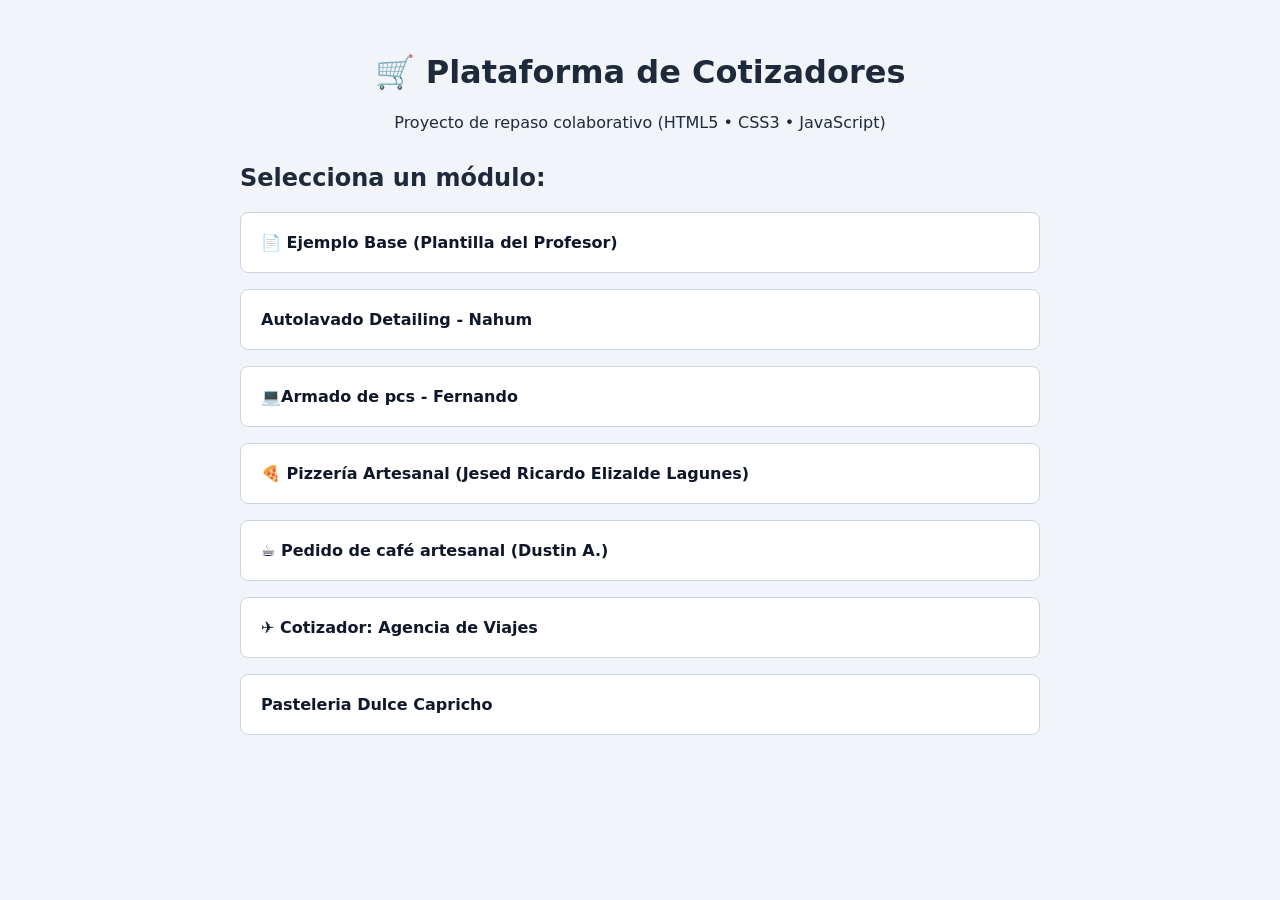
<file: index.html>
<!DOCTYPE html>
<html lang="es">
<head>
  <meta charset="UTF-8">
  <meta name="viewport" content="width=device-width, initial-scale=1.0">
  <title>Cotizadores Colaborativos - Repaso Final</title>
  <style>
    body {
      font-family: system-ui, -apple-system, sans-serif;
      background-color: #f1f5f9;
      color: #1e293b;
      max-width: 800px;
      margin: 0 auto;
      padding: 2rem 1rem;
    }
    header {
      text-align: center;
      margin-bottom: 2rem;
    }
    .menu-equipos {
      list-style: none;
      padding: 0;
      display: flex;
      flex-direction: column;
      gap: 1rem;
    }
    .menu-equipos a {
      display: block;
      background: white;
      padding: 1.25rem;
      border-radius: 8px;
      text-decoration: none;
      color: #0f172a;
      font-weight: 600;
      border: 1px solid #cbd5e1;
      transition: transform 0.2s, border-color 0.2s;
    }
    .menu-equipos a:hover {
      transform: translateX(6px);
      border-color: #2563eb;
      color: #2563eb;
    }
  </style>
</head>
<body>

  <header>
    <h1>🛒 Plataforma de Cotizadores</h1>
    <p>Proyecto de repaso colaborativo (HTML5 • CSS3 • JavaScript)</p>
  </header>

  <main>
    <h2>Selecciona un módulo:</h2>
    
    <!-- =================================================================
         INSTRUCCIONES PARA LOS EQUIPOS (SESIÓN 2):
         Agrega un <li> con el enlace a tu archivo dentro de esta lista.
         Ejemplo: <li><a href="equipo1-pizza.html">🍕 Equipo 1: Pizzería</a></li>
    ================================================================== -->
    <ul class="menu-equipos">
      <li><a href="plantilla.html">📄 Ejemplo Base (Plantilla del Profesor)</a></li>
      <!-- ⬇️ AGREGUEN SUS ENLACES DEBAJO DE ESTA LÍNEA ⬇️ -->
      <li><a href="nahum-autolavado.html">Autolavado Detailing - Nahum</a></li>
      <li><a href="armadopcs-fernando.html">💻Armado de pcs - Fernando</a></li>
      <li>
        <a href="jesed-elizalde-pizzeria.html">
          🍕 Pizzería Artesanal (Jesed Ricardo Elizalde Lagunes)
        </a>
      </li>
      <li>
        <a href="Dustin-Cafeteria.html">
          ☕ Pedido de café artesanal (Dustin A.)
        </a>
      </li>

      <li><a href="gilberto-agencia.html">✈️ Cotizador: Agencia de Viajes</a></li>

       <li><a href="italy-pasteleria.html">Pasteleria Dulce Capricho </a></li>
      <!-- ⬆️ AGREGUEN SUS ENLACES ARRIBA DE ESTA LÍNEA ⬆️ -->
    </ul>
  </main>

</body>
</html>
</file>
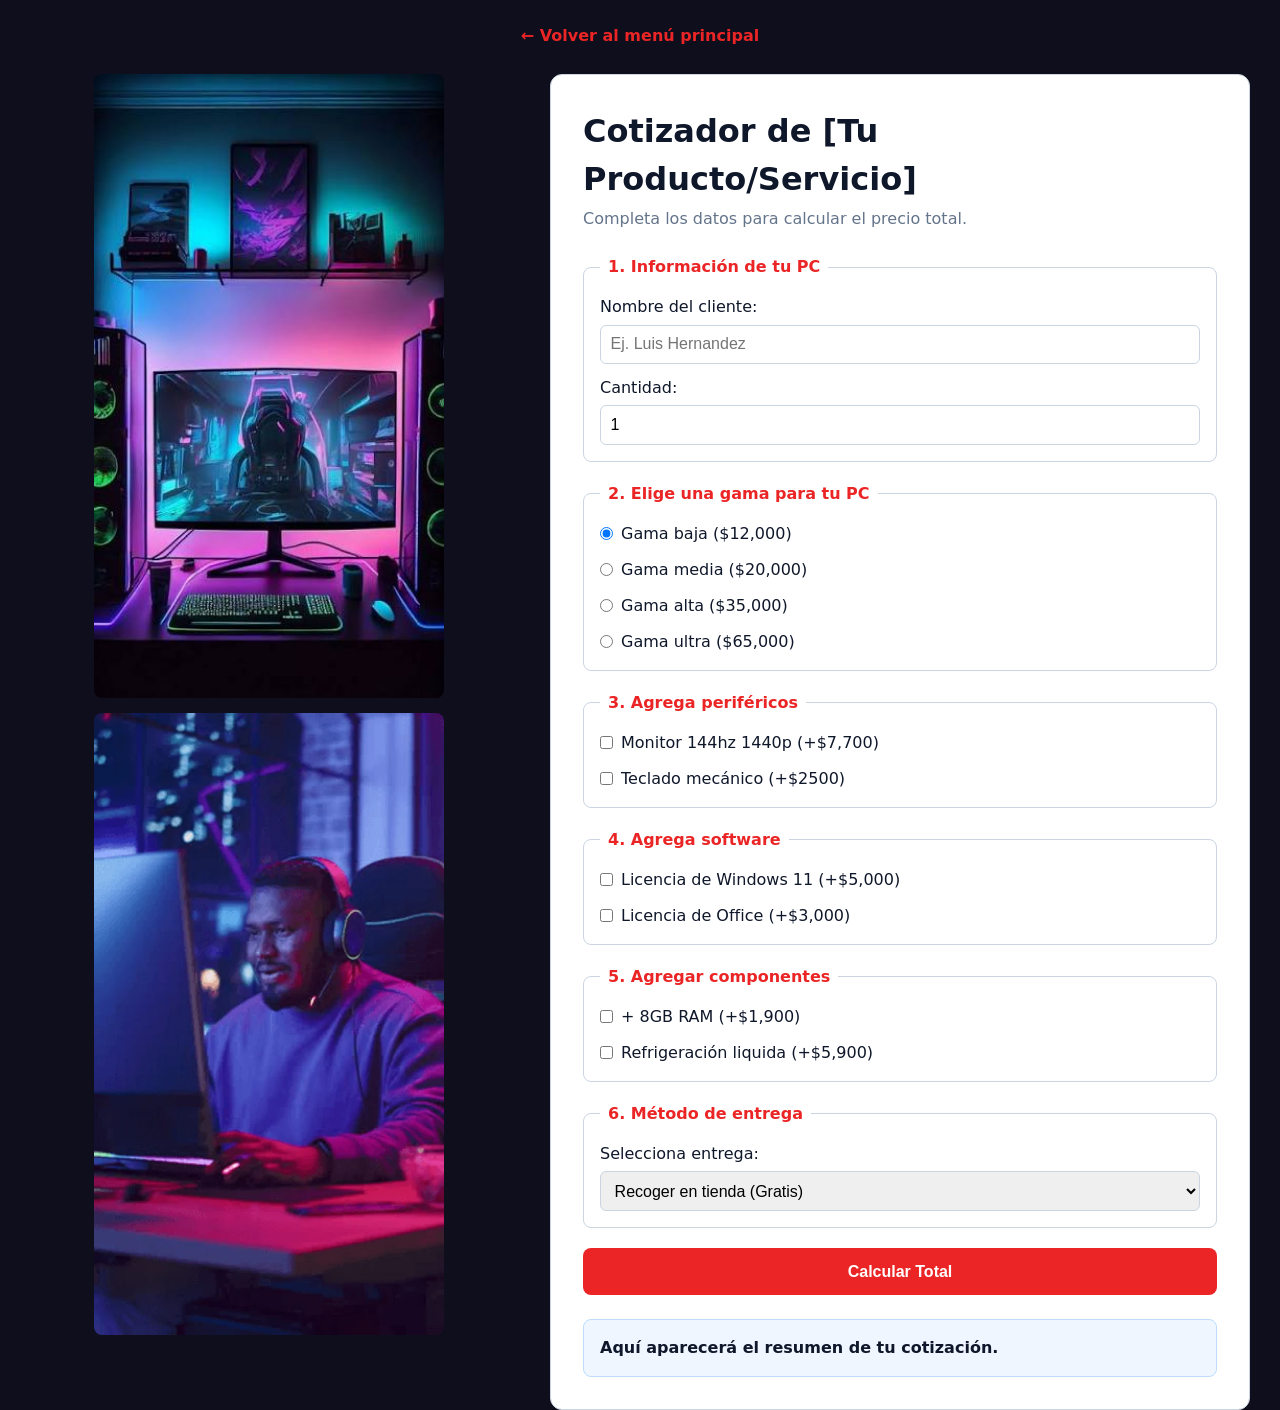
<file: armadopcs-fernando.html>
<!DOCTYPE html>
<html lang="es">
<head>
  <meta charset="UTF-8">
  <meta name="viewport" content="width=device-width, initial-scale=1.0">
  <title>Cotizador-Armado de PCs</title>

  <!-- SPRINT 2 (Lunes): Cambia "plantilla.css" por el nombre de tu archivo CSS (ej. equipo1.css) -->
  <link rel="stylesheet" href="fernando-armadopcs.css">
</head>
<body>

  <nav class="barra-volver">
    <a href="index.html">← Volver al menú principal</a>
  </nav> 

  <div class="maincontenedor">
  <div class="imagenes">
      <img src="IMG-armadopcs/pcgamer.jpg" alt="pcgamer">
      <img src="IMG-armadopcs/pcgamer2.webp" alt="pcgamer">
  </div>

  <main class="contenedor">
    <h1>Cotizador de [Tu Producto/Servicio]</h1>
    <p>Completa los datos para calcular el precio total.</p>

    <!-- =================================================================
         SPRINT 1 (Jueves y Viernes): FORMULARIO HTML5
         Requisitos:
         1. Usar <fieldset> y <legend> para agrupar secciones.
         2. Vincular cada <label for="id"> con su <input id="id">.
         3. Incluir: number, radio, checkbox y select.
    ================================================================== -->
    <form id="formularioCotizador">

      <!-- SECCIÓN 1: Datos básicos y cantidad -->
      <fieldset class="grupo-campos">
        <legend>1. Información de tu PC</legend>

        <div class="campo">
          <label for="nombreCliente">Nombre del cliente:</label>
          <input type="text" id="nombreCliente" placeholder="Ej. Luis Hernandez" required>
        </div>

        <div class="campo">
          <label for="cantidad">Cantidad:</label>
          <input type="number" id="cantidad" value="1" min="1" max="50" required>
        </div>
      </fieldset>

      <!-- SECCIÓN 2: Opciones excluyentes (Radio) -->
      <fieldset class="grupo-campos">
        <legend>2. Elige una gama para tu PC</legend>
        
        <label class="opcion-linea">
          <input type="radio" name="planBase" id="planBasico" value="12,000" checked>
          Gama baja ($12,000)
        </label>

        <label class="opcion-linea">
          <input type="radio" name="planBase" id="planPremium" value="20,000">
          Gama media ($20,000)
        </label>

        <label class="opcion-linea">
          <input type="radio" name="planBase" id="planPro" value="35,000">
          Gama alta ($35,000)
        </label>
        
        <label class="opcion-linea">
          <input type="radio" name="planBase" id="planUltra" value="65,000">
          Gama ultra ($65,000)
        </label>

      </fieldset>

      <!-- SECCIÓN 3: Extras opcionales (Checkbox) -->
      <fieldset class="grupo-campos">
        <legend>3. Agrega periféricos</legend>

        <label class="opcion-linea">
          <input type="checkbox" id="monitor144" value="7700">
          Monitor 144hz 1440p (+$7,700)
        </label>

        <label class="opcion-linea">
          <input type="checkbox" id="tecladomec" value="2500">
          Teclado mecánico (+$2500)
        </label>
      </fieldset>

      <fieldset class="grupo-campos">
        <legend>4. Agrega software</legend>

        <label class="opcion-linea">
          <input type="checkbox" id="win11" value="5000">
          Licencia de Windows 11 (+$5,000)
        </label>

        <label class="opcion-linea">
          <input type="checkbox" id="office" value="3000">
          Licencia de Office (+$3,000)
        </label>
      </fieldset>

      <fieldset class="grupo-campos">
        <legend>5. Agregar componentes</legend>

        <label class="opcion-linea">
          <input type="checkbox" id="+RAM" value="1900">
          + 8GB RAM (+$1,900)
        </label>

        <label class="opcion-linea">
          <input type="checkbox" id="refliquida" value="5900">
          Refrigeración liquida (+$5,900)
        </label>
      </fieldset>
      <!-- SECCIÓN 4: Lista desplegable (Select) -->
      <fieldset class="grupo-campos">
        <legend>6. Método de entrega</legend>
        
        <div class="campo">
          <label for="tipoEntrega">Selecciona entrega:</label>
          <select id="tipoEntrega">
            <option value="tienda">Recoger en tienda (Gratis)</option>
            <option value="domicilio">Envío a domicilio (+$250)</option>
          </select>
        </div>
      </fieldset>

      <!-- Botón type="button" para que JS lo controle sin recargar la página -->
      <button type="button" id="btnCalcular" class="btn-principal">Calcular Total</button>

    </form>

    <!-- Caja donde JavaScript mostrará el resultado en el Sprint 3 -->
    <div id="cajaResultado" class="resultado">
      Aquí aparecerá el resumen de tu cotización.
    </div>
  </main>
  </div>

  <!-- SPRINT 3 (Jueves 2): Cambia "plantilla.js" por el nombre de tu archivo JS (ej. equipo1.js) -->
  <script src="plantilla.js"></script>
</body>
</html>
</file>
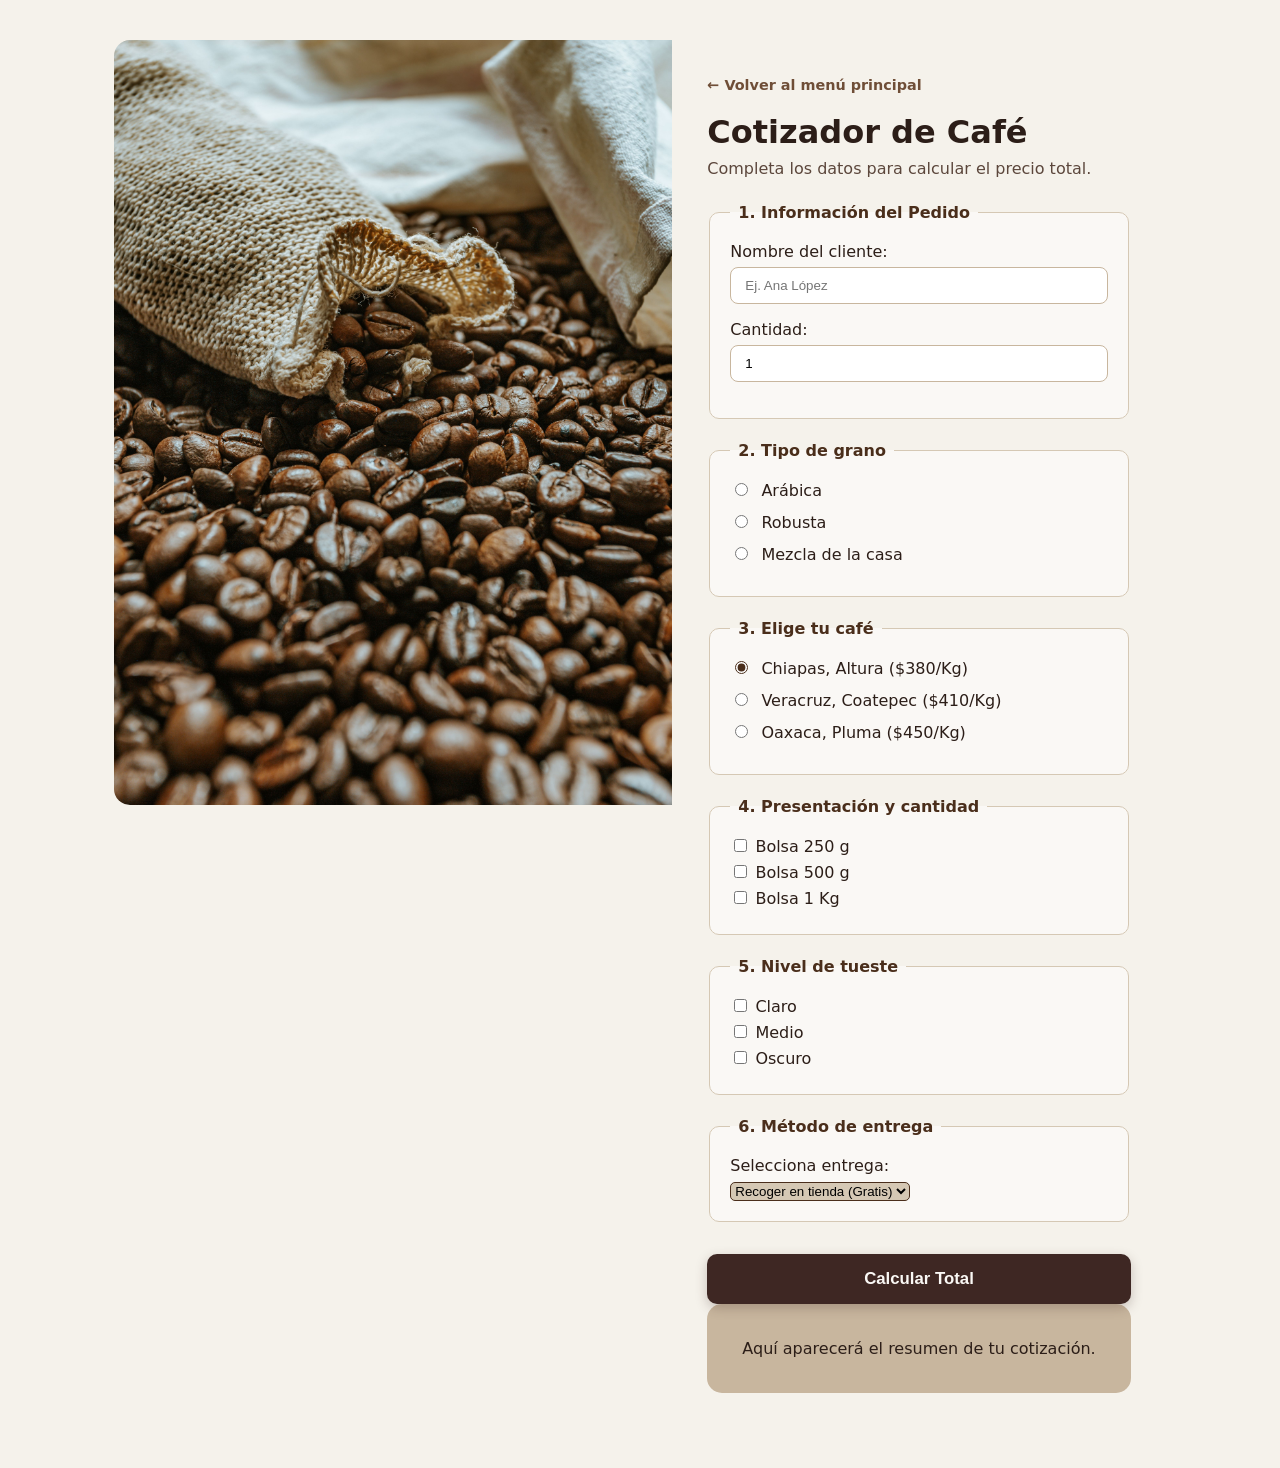
<file: Dustin-Cafeteria.html>
<!DOCTYPE html>
<html lang="es">
<head>
  <meta charset="UTF-8">
  <meta name="viewport" content="width=device-width, initial-scale=1.0">
  <title>Cotizador - Café especialidad</title>
  
  <!-- SPRINT 2 (Lunes): Cambia "plantilla.css" por el nombre de tu archivo CSS (ej. equipo1.css) -->
  <link rel="stylesheet" href="Dustin-Cafeteria.css">
</head>
<body>
  <div class="columna-imagen">
  <img src="IMG-CAFETERIA/pexels-shotbyrain-4912405.jpg">
  </div>


  <main class="contenedor">

    <nav class="barra-volver">
    <a href="index.html">← Volver al menú principal</a>
  </nav>

    <h1>Cotizador de Café </h1>
    <p>Completa los datos para calcular el precio total.</p>

    <!-- =================================================================
         SPRINT 1 (Jueves y Viernes): FORMULARIO HTML5
         Requisitos:
         1. Usar <fieldset> y <legend> para agrupar secciones.
         2. Vincular cada <label for="id"> con su <input id="id">.
         3. Incluir: number, radio, checkbox y select.
    ================================================================== -->
    <form id="formularioCotizador">

    <fieldset class="grupo-campos">
        <legend>1. Información del Pedido</legend>

        <div class="campo">
          <label for="nombreCliente">Nombre del cliente:</label>
          <input type="text" id="nombreCliente" placeholder="Ej. Ana López" required>
        </div>

        <div class="campo">
          <label for="cantidad">Cantidad:</label>
          <input type="number" id="cantidad" value="1" min="1" max="6" required>
        </div>
      </fieldset>

      <!-- SECCIÓN 1: Datos básicos y cantidad -->
      <fieldset class="grupo-campos">
        <legend>2. Tipo de grano</legend>
                
        <label class="opcion-linea">
          <input type="radio" name="planBase" id="planBasico" value="100" checked>
          Arábica
        </label>
                        
        <label class="opcion-linea">
          <input type="radio" name="planBase" id="planBasico" value="100" checked>
          Robusta 
        </label>
                                
        <label class="opcion-linea">
          <input type="radio" name="planBase" id="planBasico" value="100" checked>
          Mezcla de la casa 
        </label>
      </fieldset>

      <!-- SECCIÓN 2: Opciones excluyentes (Radio) -->
      <fieldset class="grupo-campos">
        <legend>3. Elige tu café</legend>
        
        <label class="opcion-linea">
          <input type="radio" name="planBase" id="planBasico" value="100" checked>
          Chiapas, Altura ($380/Kg)
        </label>

        <label class="opcion-linea">
          <input type="radio" name="planBase" id="planPremium" value="200">
          Veracruz, Coatepec ($410/Kg)
        </label>
        
        <label class="opcion-linea">
          <input type="radio" name="planBase" id="planPremium" value="200">
          Oaxaca, Pluma ($450/Kg)
        </label>
      </fieldset>

      <!-- SECCIÓN 3: Extras opcionales (Checkbox) -->
      <fieldset class="grupo-campos">
        <legend>4. Presentación y cantidad</legend>

        <label class="opcion-linea">
          <input type="checkbox" id="extra1" value="30">
          Bolsa 250 g
        </label>

        <label class="opcion-linea">
          <input type="checkbox" id="extra2" value="50">
          Bolsa 500 g
        </label>
        
        <label class="opcion-linea">
          <input type="checkbox" id="extra2" value="50">
          Bolsa 1 Kg
        </label>
      </fieldset>

         <fieldset class="grupo-campos">
        <legend>5. Nivel de tueste</legend>

        <label class="opcion-linea">
          <input type="checkbox" id="extra1" value="30">
          Claro
        </label>

        <label class="opcion-linea">
          <input type="checkbox" id="extra2" value="50">
          Medio
        </label>
        
        <label class="opcion-linea">
          <input type="checkbox" id="extra2" value="50">
          Oscuro
        </label>
      </fieldset>

      <!-- SECCIÓN 4: Lista desplegable (Select) -->
      <fieldset class="grupo-campos">
        <legend>6. Método de entrega</legend>
        
        <div class="campo">
          <label for="tipoEntrega">Selecciona entrega:</label>
          <select id="tipoEntrega">
            <option value="tienda">Recoger en tienda (Gratis)</option>
            <option value="domicilio">Envío a domicilio (+$40)</option>
          </select>
        </div>
      </fieldset>

      <!-- Botón type="button" para que JS lo controle sin recargar la página -->
      <button type="button" id="btnCalcular" class="btn-principal">Calcular Total</button>

    </form>

    <!-- Caja donde JavaScript mostrará el resultado en el Sprint 3 -->
    <div id="cajaResultado" class="resultado">
      Aquí aparecerá el resumen de tu cotización.
    </div>
  </main>

  <!-- SPRINT 3 (Jueves 2): Cambia "plantilla.js" por el nombre de tu archivo JS (ej. equipo1.js) -->
  <script src="plantilla.js"></script>
</body>
</html>
</file>
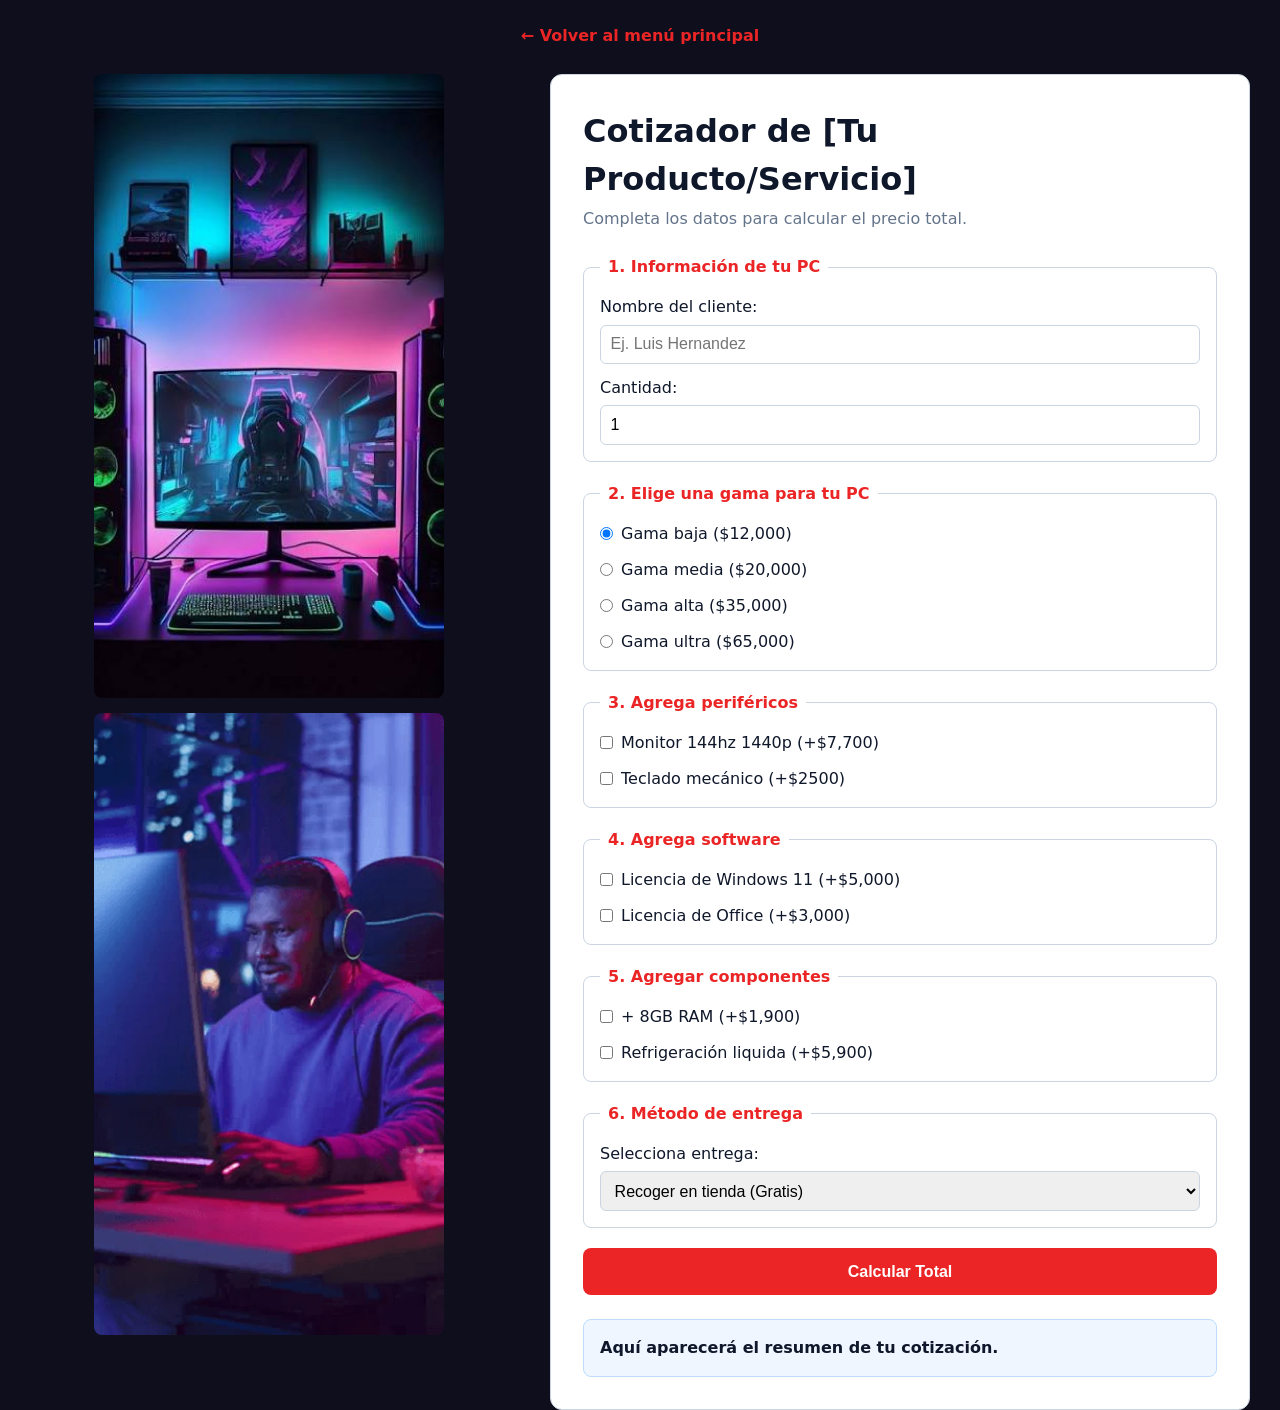
<file: fernando-armadopcs.html>
<!DOCTYPE html>
<html lang="es">
<head>
  <meta charset="UTF-8">
  <meta name="viewport" content="width=device-width, initial-scale=1.0">
  <title>Cotizador-Armado de PCs</title>

  <!-- SPRINT 2 (Lunes): Cambia "plantilla.css" por el nombre de tu archivo CSS (ej. equipo1.css) -->
  <link rel="stylesheet" href="fernando-armadopcs.css">
</head>
<body>

  <nav class="barra-volver">
    <a href="index.html">← Volver al menú principal</a>
  </nav> 

  <div class="maincontenedor">
  <div class="imagenes">
      <img src="IMG-armadopcs/pcgamer.jpg" alt="pcgamer">
      <img src="IMG-armadopcs/pcgamer2.webp" alt="pcgamer">
  </div>

  <main class="contenedor">
    <h1>Cotizador de [Tu Producto/Servicio]</h1>
    <p>Completa los datos para calcular el precio total.</p>

    <!-- =================================================================
         SPRINT 1 (Jueves y Viernes): FORMULARIO HTML5
         Requisitos:
         1. Usar <fieldset> y <legend> para agrupar secciones.
         2. Vincular cada <label for="id"> con su <input id="id">.
         3. Incluir: number, radio, checkbox y select.
    ================================================================== -->
    <form id="formularioCotizador">

      <!-- SECCIÓN 1: Datos básicos y cantidad -->
      <fieldset class="grupo-campos">
        <legend>1. Información de tu PC</legend>

        <div class="campo">
          <label for="nombreCliente">Nombre del cliente:</label>
          <input type="text" id="nombreCliente" placeholder="Ej. Luis Hernandez" required>
        </div>

        <div class="campo">
          <label for="cantidad">Cantidad:</label>
          <input type="number" id="cantidad" value="1" min="1" max="50" required>
        </div>
      </fieldset>

      <!-- SECCIÓN 2: Opciones excluyentes (Radio) -->
      <fieldset class="grupo-campos">
        <legend>2. Elige una gama para tu PC</legend>
        
        <label class="opcion-linea">
          <input type="radio" name="planBase" id="planBasico" value="12,000" checked>
          Gama baja ($12,000)
        </label>

        <label class="opcion-linea">
          <input type="radio" name="planBase" id="planPremium" value="20,000">
          Gama media ($20,000)
        </label>

        <label class="opcion-linea">
          <input type="radio" name="planBase" id="planPro" value="35,000">
          Gama alta ($35,000)
        </label>
        
        <label class="opcion-linea">
          <input type="radio" name="planBase" id="planUltra" value="65,000">
          Gama ultra ($65,000)
        </label>

      </fieldset>

      <!-- SECCIÓN 3: Extras opcionales (Checkbox) -->
      <fieldset class="grupo-campos">
        <legend>3. Agrega periféricos</legend>

        <label class="opcion-linea">
          <input type="checkbox" id="monitor144" value="7700">
          Monitor 144hz 1440p (+$7,700)
        </label>

        <label class="opcion-linea">
          <input type="checkbox" id="tecladomec" value="2500">
          Teclado mecánico (+$2500)
        </label>
      </fieldset>

      <fieldset class="grupo-campos">
        <legend>4. Agrega software</legend>

        <label class="opcion-linea">
          <input type="checkbox" id="win11" value="5000">
          Licencia de Windows 11 (+$5,000)
        </label>

        <label class="opcion-linea">
          <input type="checkbox" id="office" value="3000">
          Licencia de Office (+$3,000)
        </label>
      </fieldset>

      <fieldset class="grupo-campos">
        <legend>5. Agregar componentes</legend>

        <label class="opcion-linea">
          <input type="checkbox" id="+RAM" value="1900">
          + 8GB RAM (+$1,900)
        </label>

        <label class="opcion-linea">
          <input type="checkbox" id="refliquida" value="5900">
          Refrigeración liquida (+$5,900)
        </label>
      </fieldset>
      <!-- SECCIÓN 4: Lista desplegable (Select) -->
      <fieldset class="grupo-campos">
        <legend>6. Método de entrega</legend>
        
        <div class="campo">
          <label for="tipoEntrega">Selecciona entrega:</label>
          <select id="tipoEntrega">
            <option value="tienda">Recoger en tienda (Gratis)</option>
            <option value="domicilio">Envío a domicilio (+$250)</option>
          </select>
        </div>
      </fieldset>

      <!-- Botón type="button" para que JS lo controle sin recargar la página -->
      <button type="button" id="btnCalcular" class="btn-principal">Calcular Total</button>

    </form>

    <!-- Caja donde JavaScript mostrará el resultado en el Sprint 3 -->
    <div id="cajaResultado" class="resultado">
      Aquí aparecerá el resumen de tu cotización.
    </div>
  </main>
  </div>

  <!-- SPRINT 3 (Jueves 2): Cambia "plantilla.js" por el nombre de tu archivo JS (ej. equipo1.js) -->
  <script src="fernando-armadopcs.js"></script>
</body>
</html>
</file>
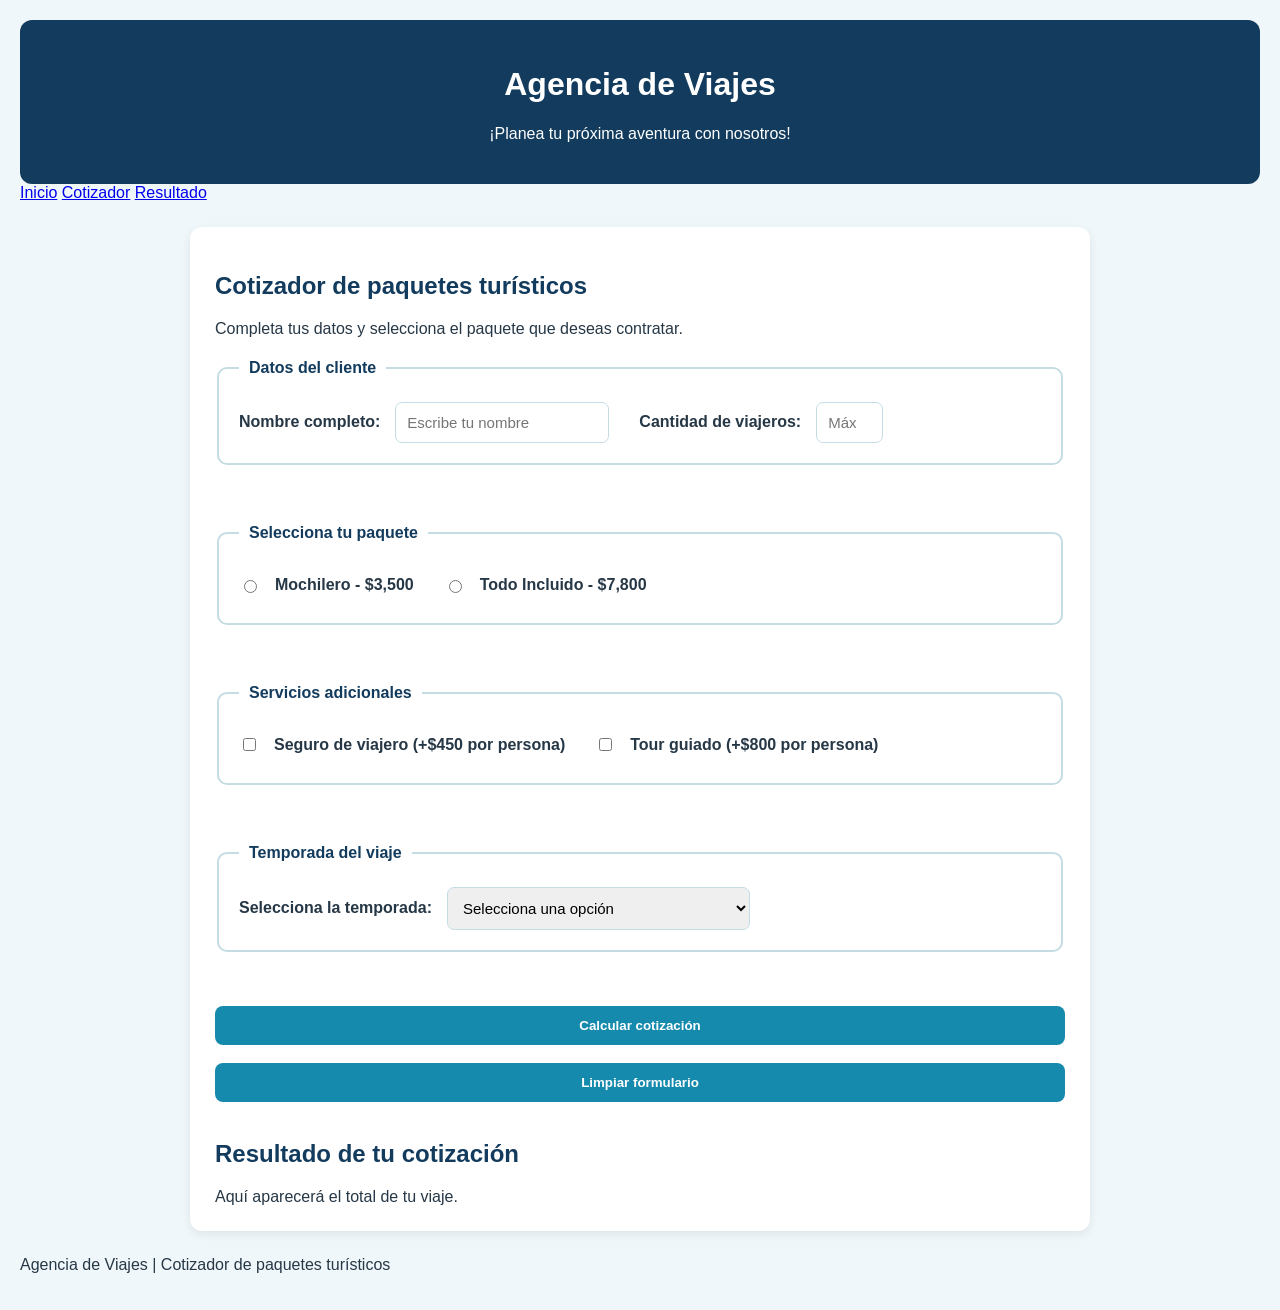
<file: gilberto-agencia.html>
<!DOCTYPE html>
<html lang="es">

<head>
    <meta charset="UTF-8">
    <meta name="viewport" content="width=device-width, initial-scale=1.0">
    <title>Cotizador - Agencia de Viajes</title>
    <link rel="stylesheet" href="gilberto-agencia.css">
</head>

<body>

    <header>
        <h1>Agencia de Viajes</h1>
        <p>¡Planea tu próxima aventura con nosotros!</p>
    </header>

    <nav>
        <a href="#inicio">Inicio</a>
        <a href="#cotizador">Cotizador</a>
        <a href="#resultado">Resultado</a>
    </nav>

    <main id="inicio">

        <h2>Cotizador de paquetes turísticos</h2>

        <p>Completa tus datos y selecciona el paquete que deseas contratar.</p>

        <form id="cotizador">

            <fieldset>
                <legend>Datos del cliente</legend>

                <label for="nombreCliente">Nombre completo:</label>
                <input type="text" id="nombreCliente" name="nombreCliente"
                    placeholder="Escribe tu nombre">

                <br><br>

                <label for="cantidad">Cantidad de viajeros:</label>
                <input type="number" id="cantidad" name="cantidad"
                    min="1" max="20" step="1" placeholder="Máximo 20">

            </fieldset>

            <br>

            <fieldset>
                <legend>Selecciona tu paquete</legend>

                <input type="radio" id="paqueteMochilero"
                    name="paquete" value="3500">

                <label for="paqueteMochilero">
                    Mochilero - $3,500
                </label>

                <br><br>

                <input type="radio" id="paqueteTodoIncluido"
                    name="paquete" value="7800">

                <label for="paqueteTodoIncluido">
                    Todo Incluido - $7,800
                </label>

            </fieldset>

            <br>

            <fieldset>
                <legend>Servicios adicionales</legend>

                <input type="checkbox" id="seguro" name="seguro">

                <label for="seguro">
                    Seguro de viajero (+$450 por persona)
                </label>

                <br><br>

                <input type="checkbox" id="tour" name="tour">

                <label for="tour">
                    Tour guiado (+$800 por persona)
                </label>

            </fieldset>

            <br>

            <fieldset>
                <legend>Temporada del viaje</legend>

                <label for="tipoTemporada">
                    Selecciona la temporada:
                </label>

                <select id="tipoTemporada" name="tipoTemporada">

                    <option value="">Selecciona una opción</option>

                    <option value="baja">
                        Temporada Baja (Gratis)
                    </option>

                    <option value="alta">
                        Temporada Alta (+$1,200 por persona)
                    </option>

                </select>

            </fieldset>

            <br>

            <button type="button" id="btnCalcular">
                Calcular cotización
            </button>

            <button type="reset">
                Limpiar formulario
            </button>

        </form>

        <br>

        <section id="resultado">
            <h2>Resultado de tu cotización</h2>

            <div id="cajaResultado">
                Aquí aparecerá el total de tu viaje.
            </div>
        </section>

    </main>

    <footer>
        <p>Agencia de Viajes | Cotizador de paquetes turísticos</p>
    </footer>

    <!-- CONEXIÓN CON JAVASCRIPT -->
    <script src="gilberto-agencia.js"></script>

</body>
</html>
</file>
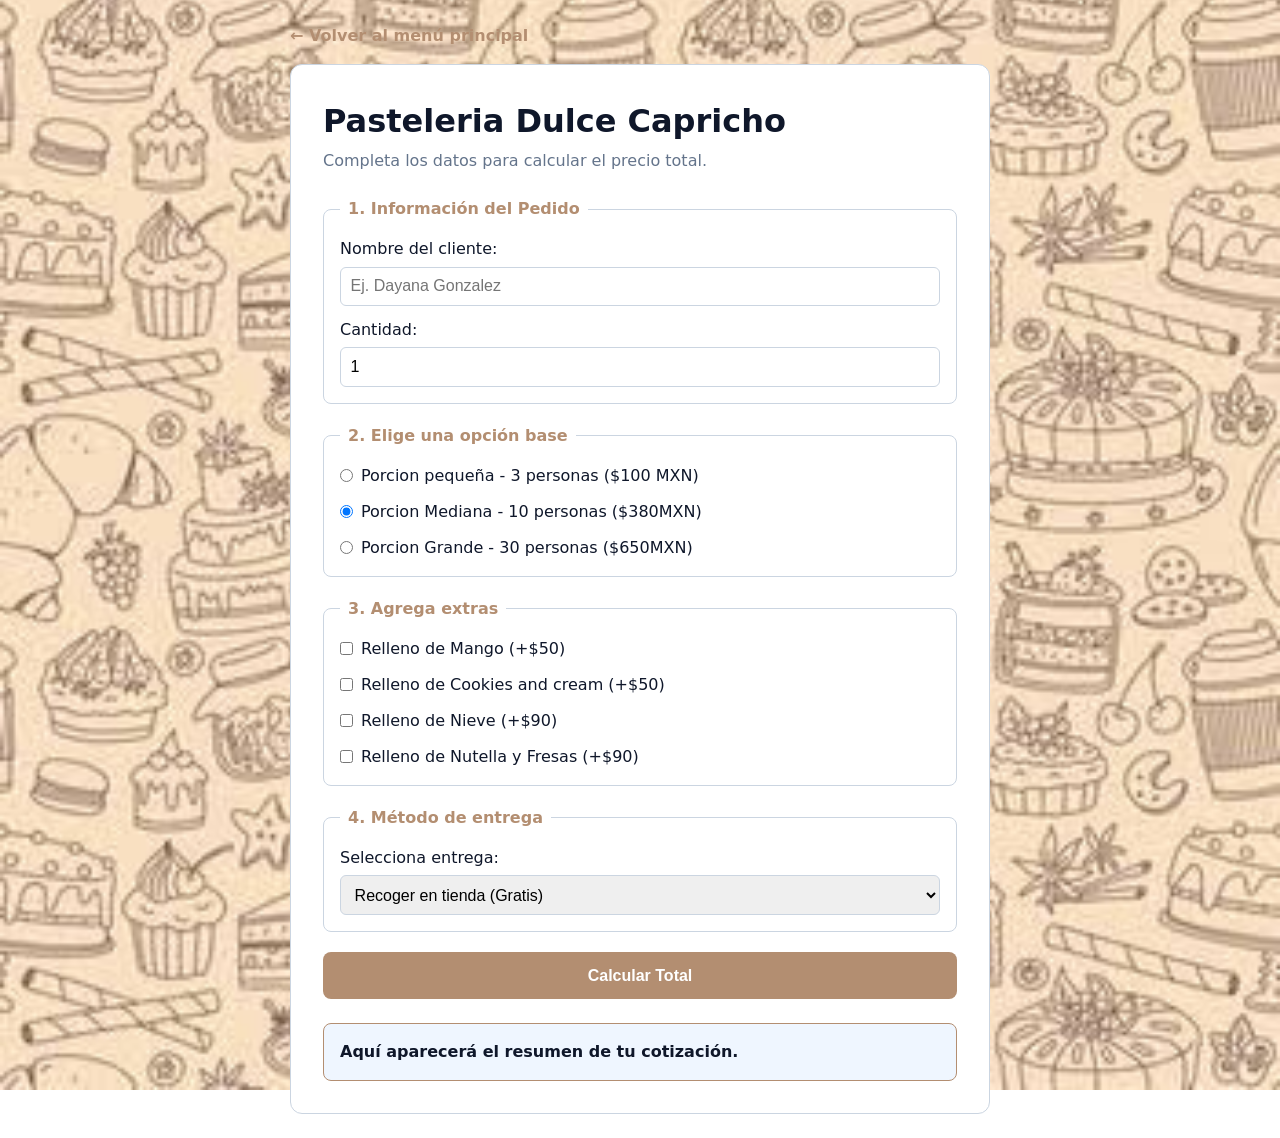
<file: italy-pasteleria.html>
<!DOCTYPE html>
<html lang="es">
<head>
  <meta charset="UTF-8">
  <meta name="viewport" content="width=device-width, initial-scale=1.0">
  <title>Cotizador - Pasteleria dulce capricho</title>
  
  <!-- SPRINT 2 (Lunes): Cambia "plantilla.css" por el nombre de tu archivo CSS (ej. equipo1.css) -->
  <link rel="stylesheet" href="css/italy-alumna.css">
</head>
<body>
  
  <nav class="barra-volver">
    <a href="index.html">← Volver al menú principal</a>
  </nav>

  <main class="contenedor">
    <h1>Pasteleria Dulce Capricho</h1>
    <p>Completa los datos para calcular el precio total.</p>
    <!-- =================================================================
         SPRINT 1 (Jueves y Viernes): FORMULARIO HTML5
         Requisitos:
         1. Usar <fieldset> y <legend> para agrupar secciones.
         2. Vincular cada <label for="id"> con su <input id="id">.
         3. Incluir: number, radio, checkbox y select.
    ================================================================== -->
    <form id="formularioCotizador">

      <!-- SECCIÓN 1: Datos básicos y cantidad -->
      <fieldset class="grupo-campos">
        <legend>1. Información del Pedido</legend>

        <div class="campo">
          <label for="nombreCliente">Nombre del cliente:</label>
          <input type="text" id="nombreCliente" placeholder="Ej. Dayana Gonzalez" required>
        </div>

        <div class="campo">
          <label for="cantidad">Cantidad:</label>
          <input type="number" id="cantidad" value="1" min="1" max="50" required>
        </div>
      </fieldset>

      <!-- SECCIÓN 2: Opciones excluyentes (Radio) -->
      <fieldset class="grupo-campos">
        <legend>2. Elige una opción base</legend>

        <label class="opcion-linea">
          <input type="radio" name="planBase" id="planBasico" value="100" checked>
          Porcion pequeña - 3 personas ($100 MXN)
        </label>

        <label class="opcion-linea">
          <input type="radio" name="planBase" id="planBasico" value="380" checked>
          Porcion Mediana - 10 personas ($380MXN)
        </label>

        <label class="opcion-linea">
          <input type="radio" name="planBase" id="planPremium" value="650">
          Porcion Grande - 30 personas ($650MXN)
        </label>
      </fieldset>

      <!-- SECCIÓN 3: Extras opcionales (Checkbox) -->
      <fieldset class="grupo-campos">
        <legend>3. Agrega extras</legend>

        <label class="opcion-linea">
          <input type="checkbox" id="extra1" value="50">
           Relleno de Mango (+$50) 
        </label>

        <label class="opcion-linea">
          <input type="checkbox" id="extra2" value="50">
          Relleno de Cookies and cream (+$50)
        </label>
        
         <label class="opcion-linea">
          <input type="checkbox" id="extra2" value="90">
          Relleno de Nieve (+$90)
        </label>

         <label class="opcion-linea">
          <input type="checkbox" id="extra2" value="90">
         Relleno de Nutella y Fresas (+$90)
        </label>

      </fieldset>

      <!-- SECCIÓN 4: Lista desplegable (Select) -->
      <fieldset class="grupo-campos">
        <legend>4. Método de entrega</legend>
        
        <div class="campo">
          <label for="tipoEntrega">Selecciona entrega:</label>
          <select id="tipoEntrega">
            <option value="tienda">Recoger en tienda (Gratis)</option>
            <option value="domicilio">Envío a domicilio  (+$100)</option>
          </select>
        </div>
      </fieldset>

      <!-- Botón type="button" para que JS lo controle sin recargar la página -->
      <button type="button" id="btnCalcular" class="btn-principal">Calcular Total</button>

    </form>

    <!-- Caja donde JavaScript mostrará el resultado en el Sprint 3 -->
    <div id="cajaResultado" class="resultado">
      Aquí aparecerá el resumen de tu cotización.
    </div>
  </main>

  <!-- SPRINT 3 (Jueves 2): Cambia "plantilla.js" por el nombre de tu archivo JS (ej. equipo1.js) -->
  <script src="plantilla.js"></script>
</body>
</html>
</file>
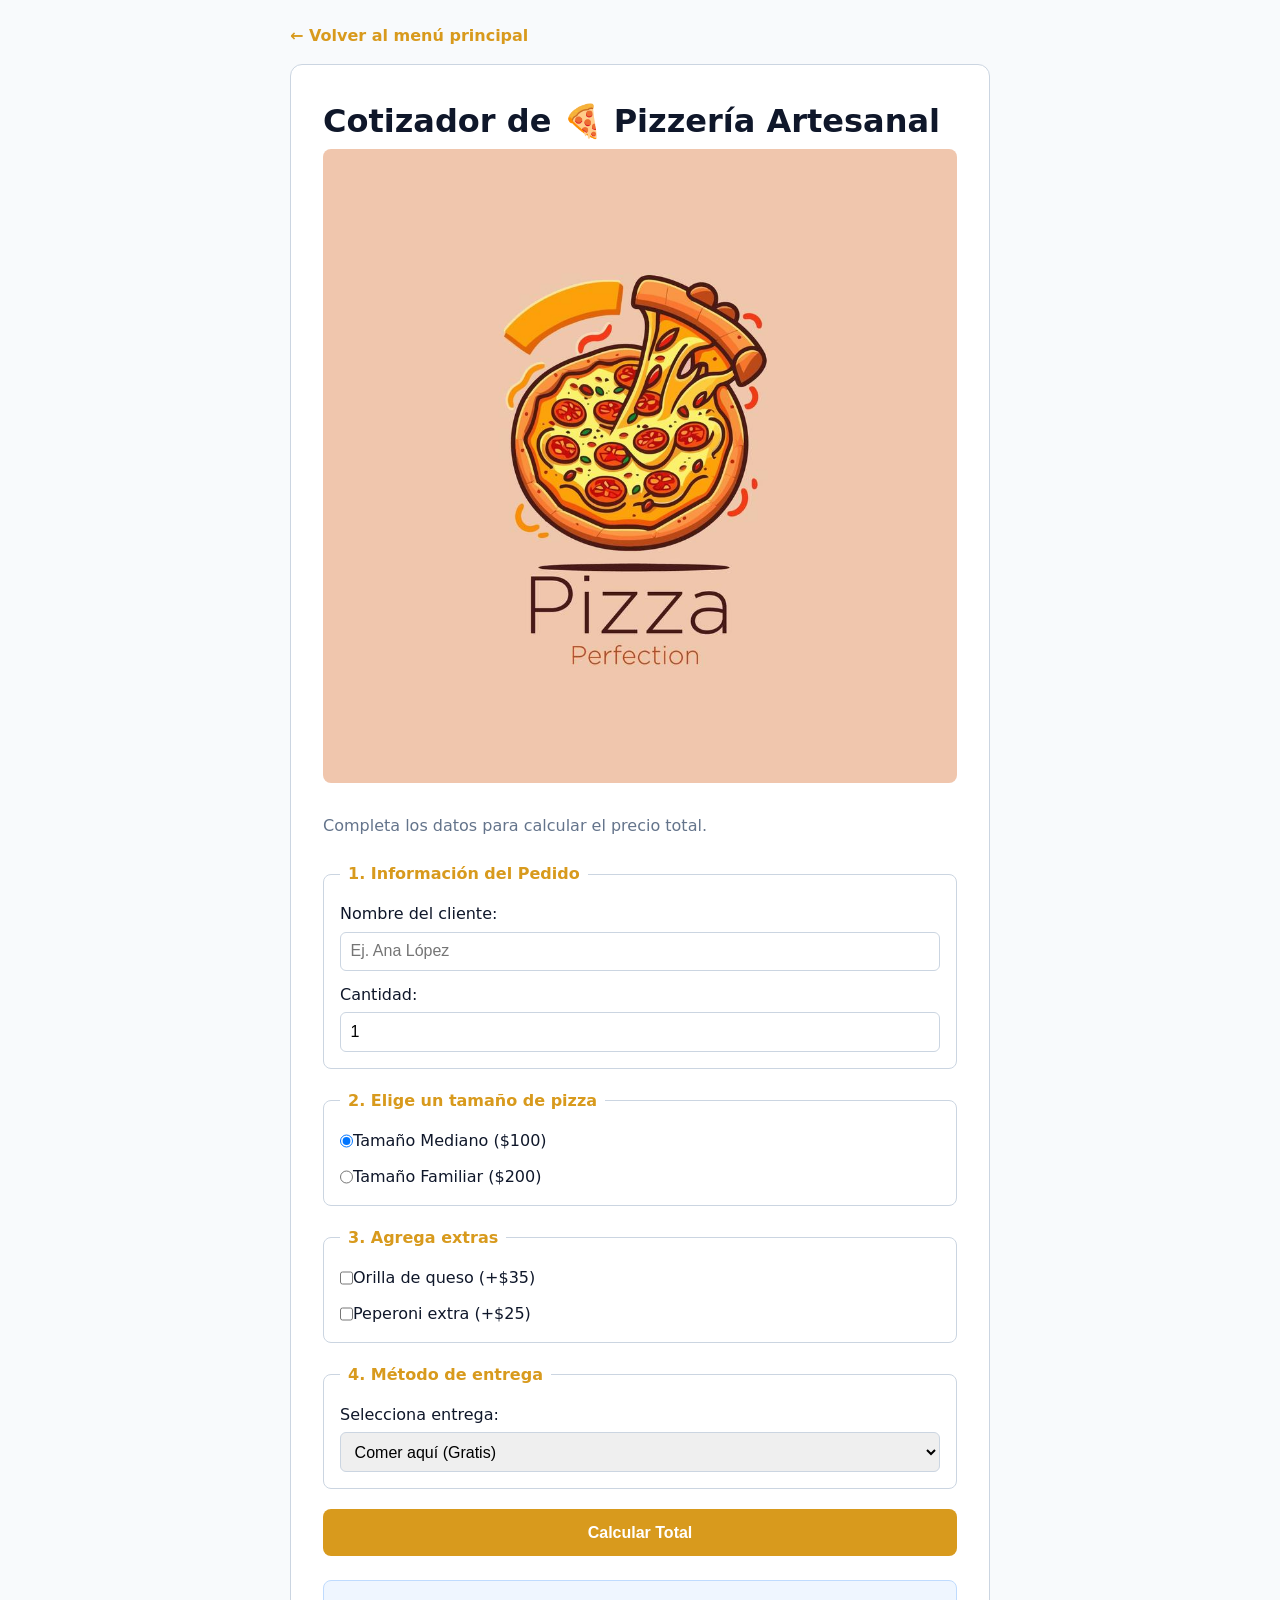
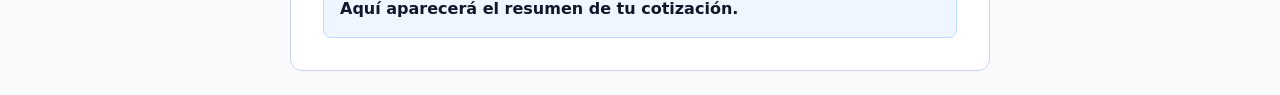
<file: jesed-elizalde-pizzeria.html>
<!DOCTYPE html>
<html lang="es">
<head>
  <meta charset="UTF-8">
  <meta name="viewport" content="width=device-width, initial-scale=1.0">
  <title>Cotizador - 🍕 Pizzería Artesanal</title>
  
  <!-- SPRINT 2 (Lunes): Cambia "plantilla.css" por el nombre de tu archivo CSS (ej. equipo1.css) -->
  <link rel="stylesheet" href="jesed-elizalde-pizzeria.css">
</head>
<body>

  <nav class="barra-volver">
    <a href="index.html">← Volver al menú principal</a>
  </nav>

  <main class="contenedor">
    <h1>Cotizador de 🍕 Pizzería Artesanal</h1>

    <img src="img-pizzeria/pizza-logo-pizzeria-logotype-fast-food-logo-illustration-vector.jpg" 
      alt="Banner de Pizzería Artesanal" class="banner">

    <p>Completa los datos para calcular el precio total.</p>

    <!-- =================================================================
         SPRINT 1 (Jueves y Viernes): FORMULARIO HTML5
         Requisitos:
         1. Usar <fieldset> y <legend> para agrupar secciones.
         2. Vincular cada <label for="id"> con su <input id="id">.
         3. Incluir: number, radio, checkbox y select.
    ================================================================== -->
    <form id="formularioCotizador">

      <!-- SECCIÓN 1: Datos básicos y cantidad -->
      <fieldset class="grupo-campos">
        <legend>1. Información del Pedido</legend>

        <div class="campo">
          <label for="nombreCliente">Nombre del cliente:</label>
          <input type="text" id="nombreCliente" placeholder="Ej. Ana López" required>
        </div>

        <div class="campo">
          <label for="cantidad">Cantidad:</label>
          <input type="number" id="cantidad" value="1" min="1" max="50" required>
        </div>
      </fieldset>

      <!-- SECCIÓN 2: Opciones excluyentes (Radio) -->
      <fieldset class="grupo-campos">
        <legend>2. Elige un tamaño de pizza</legend>
        
        <label class="opcion-linea">
          <input type="radio" name="tamanio" id="mediana" value="150" checked>
          Tamaño Mediano ($100)
        </label>

        <label class="opcion-linea">
          <input type="radio" name="tamanio" id="familiar" value="200">
          Tamaño Familiar ($200)
        </label>
      </fieldset>

      <!-- SECCIÓN 3: Extras opcionales (Checkbox) -->
      <fieldset class="grupo-campos">
        <legend>3. Agrega extras</legend>

        <label class="opcion-linea">
          <input type="checkbox" id="extra1" value="35">
          Orilla de queso (+$35)
        </label>

        <label class="opcion-linea">
          <input type="checkbox" id="extra2" value="25">
          Peperoni extra (+$25)
        </label>
      </fieldset>

      <!-- SECCIÓN 4: Lista desplegable (Select) -->
      <fieldset class="grupo-campos">
        <legend>4. Método de entrega</legend>
        
        <div class="campo">
          <label for="tipoEntrega">Selecciona entrega:</label>
          <select id="tipoEntrega">
            <option value="tienda">Comer aquí (Gratis)</option>
            <option value="domicilio">Envío a domicilio (+$40)</option>
          </select>
        </div>
      </fieldset>

      <!-- Botón type="button" para que JS lo controle sin recargar la página -->
      <button type="button" id="btnCalcular" class="btn-principal">Calcular Total</button>

    </form>

    <!-- Caja donde JavaScript mostrará el resultado en el Sprint 3 -->
    <div id="cajaResultado" class="resultado">
      Aquí aparecerá el resumen de tu cotización.
    </div>
  </main>

  <!-- SPRINT 3 (Jueves 2): Cambia "plantilla.js" por el nombre de tu archivo JS (ej. equipo1.js) -->
  <script src="plantilla.js"></script>
</body>
</html>
</file>
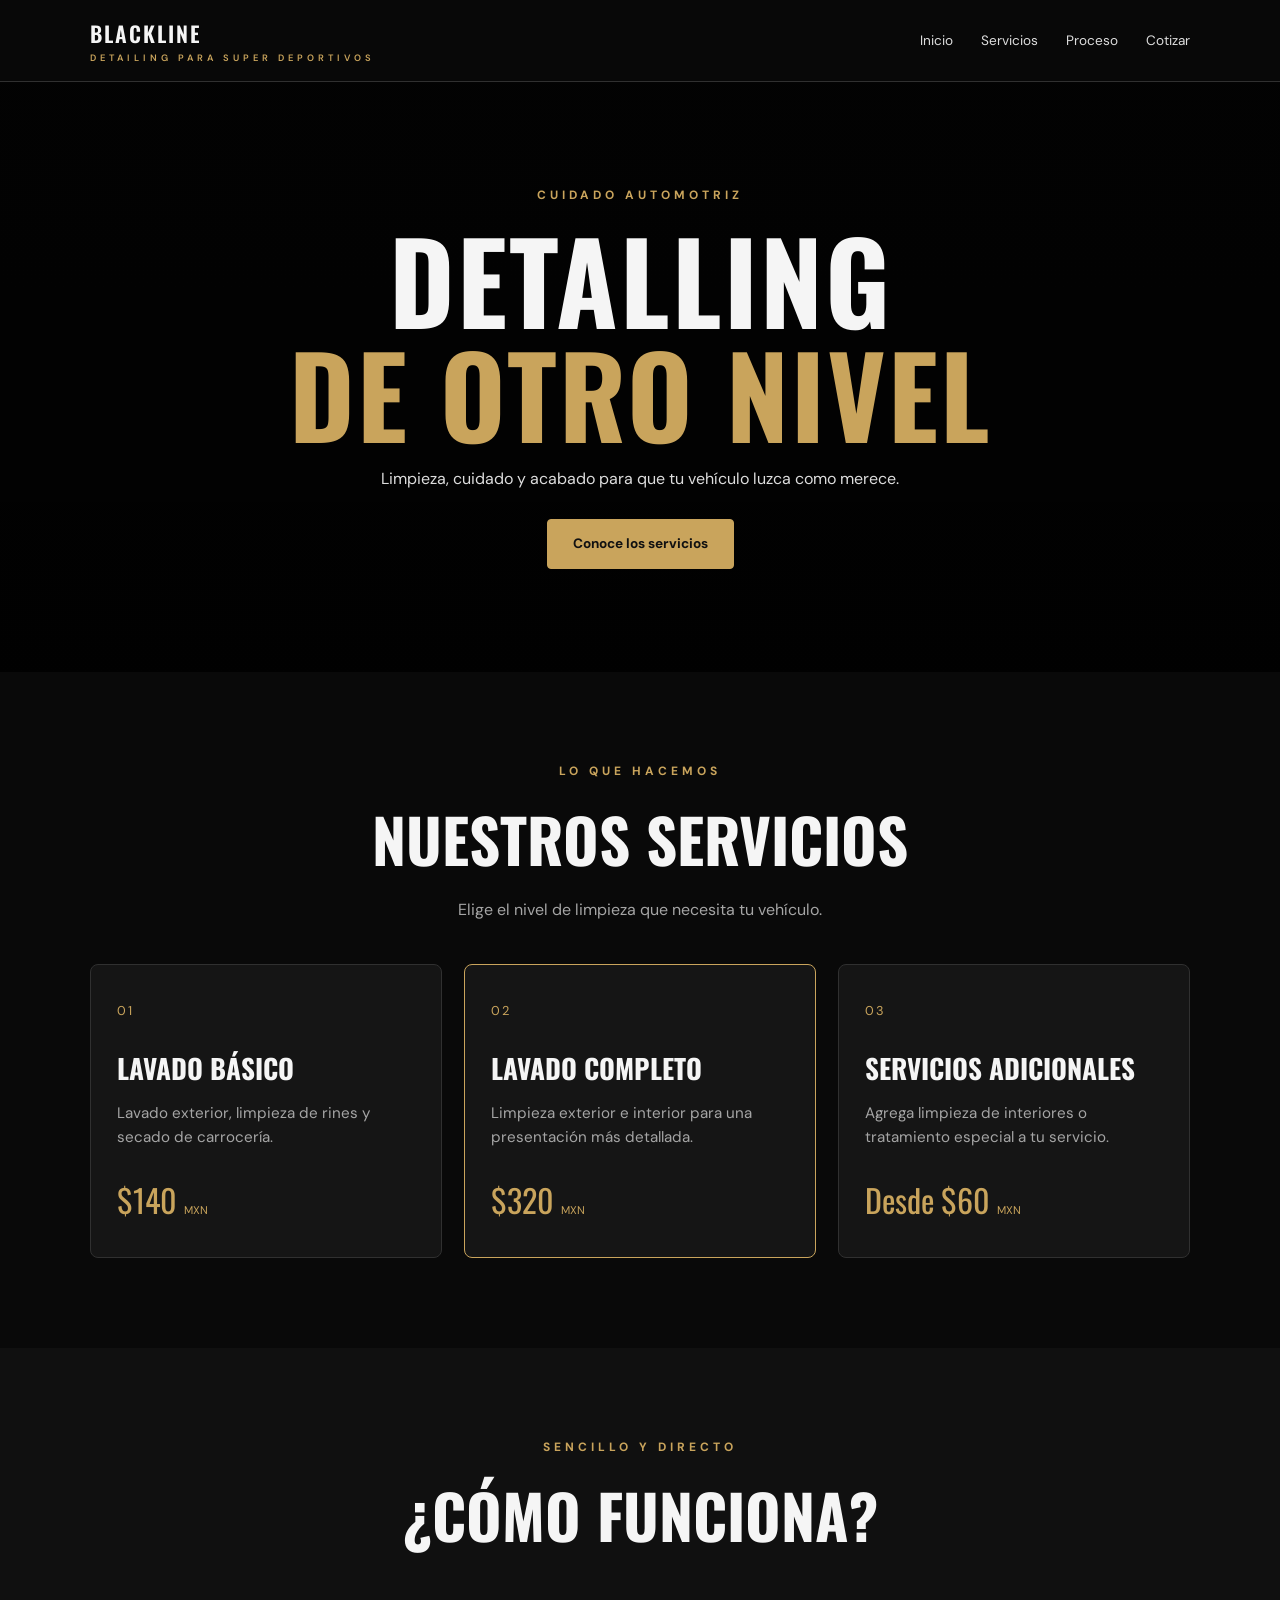
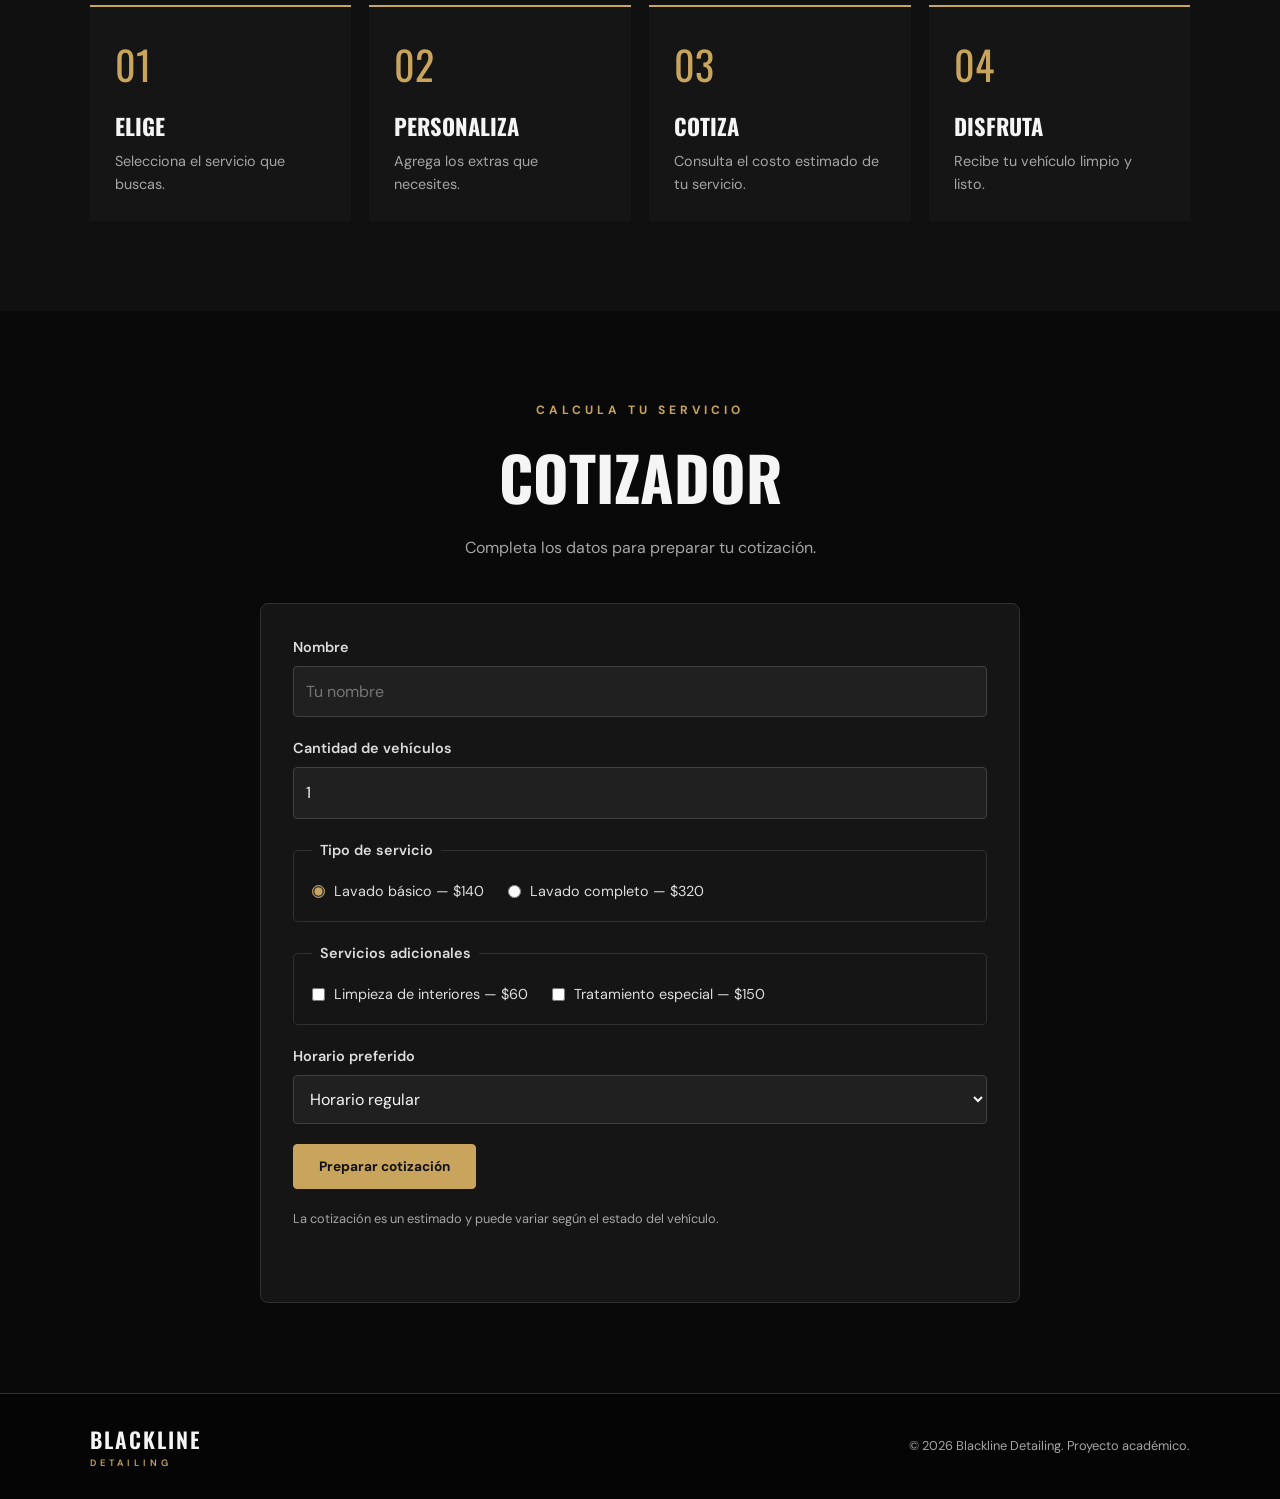
<file: nahum-autolavado.html>
﻿
<!DOCTYPE html>
<html lang="es">
<head>
  <meta charset="UTF-8">
  <meta name="viewport" content="width=device-width, initial-scale=1.0">
  <meta name="description" content="Servicio de lavado y detailing automotriz.">
  <title>Blackline Detailing | Autolavado</title>
  <link rel="stylesheet" href="nahum-autolavado.css">
</head>
<body>

  <header class="cabecera">
    <a class="marca" href="#inicio">BLACKLINE <span>DETAILING PARA SUPER DEPORTIVOS</span></a>

    <nav class="menu" aria-label="Navegación principal">
      <a href="#inicio">Inicio</a>
      <a href="#servicios">Servicios</a>
      <a href="#proceso">Proceso</a>
      <a href="#cotizador">Cotizar</a>
    </nav>
  </header>

  <main>
    <section class="hero" id="inicio">
      <div class="hero-contenido">
        <p class="etiqueta">CUIDADO AUTOMOTRIZ</p>
        <h1>DETALLING<br><span>DE OTRO NIVEL</span></h1>
        <p class="hero-texto">
          Limpieza, cuidado y acabado para que tu vehículo luzca como merece.
        </p>
        <a class="boton" href="#servicios">Conoce los servicios</a>
      </div>
    </section>

    <section class="seccion servicios" id="servicios">
      <div class="encabezado-seccion">
        <p class="etiqueta">LO QUE HACEMOS</p>
        <h2>NUESTROS SERVICIOS</h2>
        <p>Elige el nivel de limpieza que necesita tu vehículo.</p>
      </div>

      <div class="tarjetas">
        <article class="tarjeta">
          <span class="numero">01</span>
          <h3>Lavado básico</h3>
          <p>Lavado exterior, limpieza de rines y secado de carrocería.</p>
          <p class="precio">$140 <small>MXN</small></p>
        </article>

        <article class="tarjeta destacada">
          <span class="numero">02</span>
          <h3>Lavado completo</h3>
          <p>Limpieza exterior e interior para una presentación más detallada.</p>
          <p class="precio">$320 <small>MXN</small></p>
        </article>

        <article class="tarjeta">
          <span class="numero">03</span>
          <h3>Servicios adicionales</h3>
          <p>Agrega limpieza de interiores o tratamiento especial a tu servicio.</p>
          <p class="precio">Desde $60 <small>MXN</small></p>
        </article>
      </div>
    </section>

    <section class="seccion proceso" id="proceso">
      <div class="encabezado-seccion">
        <p class="etiqueta">SENCILLO Y DIRECTO</p>
        <h2>¿CÓMO FUNCIONA?</h2>
      </div>

      <div class="pasos">
        <article class="paso">
          <span>01</span>
          <h3>Elige</h3>
          <p>Selecciona el servicio que buscas.</p>
        </article>

        <article class="paso">
          <span>02</span>
          <h3>Personaliza</h3>
          <p>Agrega los extras que necesites.</p>
        </article>

        <article class="paso">
          <span>03</span>
          <h3>Cotiza</h3>
          <p>Consulta el costo estimado de tu servicio.</p>
        </article>

        <article class="paso">
          <span>04</span>
          <h3>Disfruta</h3>
          <p>Recibe tu vehículo limpio y listo.</p>
        </article>
      </div>
    </section>

    <section class="seccion cotizador" id="cotizador">
      <div class="encabezado-seccion">
        <p class="etiqueta">CALCULA TU SERVICIO</p>
        <h2>COTIZADOR</h2>
        <p>Completa los datos para preparar tu cotización.</p>
      </div>

      <form class="formulario" id="formularioCotizacion">

        <div class="campo">
          <label for="nombre">Nombre</label>
          <input type="text" id="nombre" name="nombre"
            placeholder="Tu nombre" required>
        </div>

        <div class="campo">
          <label for="vehiculos">Cantidad de vehículos</label>
          <input type="number" id="vehiculos" name="vehiculos"
            min="1" max="50" value="1" required>
        </div>

        <fieldset class="grupo-campos">
          <legend>Tipo de servicio</legend>

          <label class="opcion">
            <input type="radio" name="servicio" value="140" checked>
            Lavado básico — $140
          </label>

          <label class="opcion">
            <input type="radio" name="servicio" value="320" id="servicioCompleto">
            Lavado completo — $320
          </label>
        </fieldset>

        <fieldset class="grupo-campos">
          <legend>Servicios adicionales</legend>

          <label class="opcion">
            <input type="checkbox" name="extra" value="60" id="extraInteriores">
            Limpieza de interiores — $60
          </label>

          <label class="opcion">
            <input type="checkbox" name="extra" value="150" id="extraTratamiento">
            Tratamiento especial — $150
          </label>
        </fieldset>

        <div class="campo">
          <label for="horario">Horario preferido</label>
          <select id="horario" name="horario">
            <option value="0">Horario regular</option>
            <option value="50">Horario especial (+$50)</option>
          </select>
        </div>

        <button class="boton" type="button" id="btnCalcular">
          Preparar cotización
        </button>

        <p class="nota-formulario">
          La cotización es un estimado y puede variar según el estado del vehículo.
        </p>

        <div id="resultadoCotizacion" class="resultado" aria-live="polite"></div>
      </form>
    </section>
  </main>

  <footer class="pie">
    <a class="marca" href="#inicio">BLACKLINE <span>DETAILING</span></a>
    <p>© 2026 Blackline Detailing. Proyecto académico.</p>
  </footer>
<script src="nahum-autolavado.js"></script>
</body>
</html>
</file>
<file: fernando-armadopcs.css>
/* =================================================================
   SPRINT 2 (Lunes y Miércoles): CSS3, FLEXBOX Y RESPONSIVE
   1. Personaliza los colores de tu equipo en :root.
   2. Usa Flexbox para alinear elementos.
   3. Ajusta el diseño móvil en la @media query al final.
================================================================== */

:root {
  --color-fondo: #0e0e1d;
  --color-tarjeta: #ffffff;
  --color-primario: #eb2525;
  --color-primario-hover: #7816e7;
  --color-texto: #0f172a;
  --color-borde: #cbd5e1;
}

* {
  box-sizing: border-box;
  margin: 0;
  padding: 0;
}

body {
  font-family: system-ui, -apple-system, sans-serif;
  background-color: var(--color-fondo);
  color: var(--color-texto);
  padding: 1.5rem;
  line-height: 1.5;
  display: flex;
  flex-direction: column;
  gap: 10px;
}
.imagenes{display:flex; flex-direction: column; align-items: center; justify-content:center;
          gap: 15px; position:relative; left:70px;}
.imagenes img{width: 350px; height: auto; border-radius: 8px;}
.maincontenedor{display:flex;}

.barra-volver {
  max-width: 700px;
  margin: 0 auto 1rem;
}

.barra-volver a {
  color: var(--color-primario);
  text-decoration: none;
  font-weight: 600;
}

.contenedor {
  max-width: 700px;
  /* margin: 0 auto; */
  background-color: var(--color-tarjeta);
  padding: 2rem;
  border-radius: 12px;
  border: 1px solid var(--color-borde);
  display: flex;
  flex-direction: column;
  position: absolute; right: 30px;
}

h1 {
  margin-bottom: 0.25rem;
}

.contenedor > p {
  color: #64748b;
  margin-bottom: 1.5rem;
}

/* Flexbox aplicado al formulario */
form {
  display: flex;
  flex-direction: column;
  gap: 1.25rem;
}

.grupo-campos {
  border: 1px solid var(--color-borde);
  border-radius: 8px;
  padding: 1rem;
  display: flex;
  flex-direction: column;
  gap: 0.75rem;
}

legend {
  font-weight: 700;
  padding: 0 0.5rem;
  color: var(--color-primario);
}

.campo {
  display: flex;
  flex-direction: column;
  gap: 0.35rem;
}

input[type="text"],
input[type="number"],
select {
  padding: 0.6rem;
  border: 1px solid var(--color-borde);
  border-radius: 6px;
  font-size: 1rem;
}

.opcion-linea {
  display: flex;
  align-items: center;
  gap: 0.5rem;
  cursor: pointer;
}

.btn-principal {
  background-color: var(--color-primario);
  color: white;
  border: none;
  padding: 0.9rem;
  font-size: 1rem;
  font-weight: 700;
  border-radius: 8px;
  cursor: pointer;
  transition: background-color 0.2s;
}

.btn-principal:hover {
  background-color: var(--color-primario-hover);
}

.resultado {
  margin-top: 1.5rem;
  padding: 1rem;
  border-radius: 8px;
  background-color: #eff6ff;
  border: 1px solid #bfdbfe;
  font-weight: 600;
}

/* =================================================================
   DISEÑO RESPONSIVE (Móviles menores a 600px)
================================================================== */
@media (max-width: 768px) {
  body {
    padding: 0.75rem;

  }

  .contenedor {
    padding: 1.25rem;}

  .imagenes{display:none}

  .maincontenedor{display:flex; flex-direction: column;;
         position:relative; left:20px;}

  .btn-principal {
    width: 100%;
  }
}
</file>
<file: Dustin-Cafeteria.css>
body {
  background-color: #F5F2EB;
  font-family: system-ui, -apple-system, sans-serif;
  margin: 0;
  padding: 40px 20px;
  display: flex;
  justify-content: center;
}
.columna-imagen {
  flex: 0 0 45%;
  position: sticky;
  height: 85vh;
  top: 20px;
}
.columna-imagen img {
  width: 100%;
  height: 100%;
  object-fit: cover;
  object-position: center 65%; 
  border-radius: 16px 0 0 16px;
}
.contenedor-principal {
  display: flex;
  align-items: stretch; 
  max-width: 1320px;
  width: 92%;
  background-color: #EAE3D5; 
  border-radius: 16px;
  box-shadow: 0 10px 25px rgba(62, 39, 35, 0.1);
}
.columna-formulario {
  flex: 1;
  padding: 0;
}
@media (max-width: 768px) {
body {
    padding: 15px 10px; 
  }

  .contenedor-principal {
    flex-direction: column;
    width: 100%;
    border-radius: 12px;
  }

  .columna-imagen {
    display: none;
  }

  
  .columna-imagen::after {
    content: "";
    position: absolute;
    inset: 0;
    background: linear-gradient(to bottom, transparent 40%, #EAE3D5 100%);
  }

  .columna-imagen img {
    width: 100%;
    height: 100%;
    object-fit: cover;
    object-position: center 65%;
  }

  main {
    padding:25px 18px; 
  }
  main h1{
    font-size: 1.6rem;
  }
  main fieldset{
    padding: 15px;
  }
}
main{
    background-color: transparent;
    border-radius: 15px;
    padding: 35px;
    color: #2C1E18;
}

main h1 {
  margin-top: 0;
  margin-bottom: 8px;
  color: #2C1E18;
}

main > p {
  margin-top: 0;
  margin-bottom: 25px;
  color: #5C473C;
}


main fieldset {
  background-color: #FAF8F5; 
  border: 1px solid #D5C8B4;
  border-radius: 10px;
  padding: 20px;             
  margin-bottom: 22px;       
}


main legend {
  font-weight: 700;
  color: #4A2E1B;            
  padding: 0 8px;
}


main label {
  display: block;
  margin-bottom: 6px;
  font-weight: 500;
}


main input[type="text"],
main input[type="number"] {
  width: 100%;
  padding: 10px 14px;        
  margin-bottom: 16px;       
  border: 1px solid #C8B69E;
  border-radius: 8px;
  background-color: #FFFFFF;
  box-sizing: border-box;    
}


main input[type="radio"] {
  accent-color: #4A2E1B;     
  margin-right: 8px;
  margin-bottom: 10px;
}

main a{
    display: inline-block;
  color: #6F4E37;
  text-decoration: none;
  font-size: 0.9rem;
  font-weight: 600;
  margin-bottom: 20px;
}
main a:hover{
    color: #2C1E18;
  text-decoration: underline;
}
main select{
    border: solid 1px #4A2E1B;
    background-color: #D5C8B4;
    border-radius: 5px;
}
.resultado{
    background-color: #C8B69E;
    border-radius: 15px;
    padding: 35px;
}
main button[type="button"] {
  width: 100%;                   
  background-color: #3E2723;     
  color: #FAF8F5;                
  font-size: 1.05rem;
  font-weight: 600;
  padding: 15px 24px;
  margin-top: 10px;
  border: none;
  border-radius: 10px;
  cursor: pointer;               
  box-shadow: 0 4px 12px rgba(62, 39, 35, 0.25);
  
  transition: all 0.25s ease;
}
</file>
<file: gilberto-agencia.css>
/* SPRINT 2 - GILBERTO - AGENCIA DE VIAJES */

:root {
    --color-principal: #123b5d;
    --color-secundario: #168aad;
    --color-acento: #52b7a9;
    --color-fondo: #f0f7fa;
    --color-blanco: #ffffff;
    --color-texto: #263746;
    --color-borde: #c5dce5;
}

* {
    box-sizing: border-box;
}

body {
    margin: 0;
    padding: 20px;
    font-family: Arial, sans-serif;
    background-color: var(--color-fondo);
    color: var(--color-texto);
}

header {
    background-color: var(--color-principal);
    color: var(--color-blanco);
    padding: 25px;
    text-align: center;
    border-radius: 12px;
}

h1, h2, h3 {
    color: var(--color-principal);
}

header h1 {
    color: var(--color-blanco);
}

/* CONTENEDOR PRINCIPAL */

main {
    max-width: 900px;
    margin: 25px auto;
    padding: 25px;
    background-color: var(--color-blanco);
    border-radius: 12px;
    box-shadow: 0 3px 10px rgba(0,0,0,0.08);
}

/* FORMULARIOS CON FLEXBOX */

form {
    display: flex;
    flex-direction: column;
    gap: 18px;
}

fieldset {
    border: 2px solid var(--color-borde);
    border-radius: 10px;
    padding: 20px;
    display: flex;
    flex-wrap: wrap;
    align-items: center;
    gap: 15px;
}

legend {
    color: var(--color-principal);
    font-weight: bold;
    padding: 5px 10px;
}

label {
    font-weight: bold;
}

input[type="text"],
input[type="number"],
select {
    padding: 11px;
    border: 1px solid var(--color-borde);
    border-radius: 7px;
    font-size: 15px;
    max-width: 100%;
}

input:focus,
select:focus {
    outline: 2px solid var(--color-acento);
}

/* OPCIONES */

.opciones {
    display: flex;
    justify-content: flex-start;
    align-items: center;
    flex-wrap: wrap;
    gap: 20px;
    width: 100%;
}

.opciones label {
    display: flex;
    align-items: center;
    gap: 7px;
}

/* BOTONES */

button,
input[type="submit"],
input[type="reset"] {
    background-color: var(--color-secundario);
    color: var(--color-blanco);
    border: none;
    border-radius: 8px;
    padding: 12px 22px;
    cursor: pointer;
    font-weight: bold;
}

button:hover,
input[type="submit"]:hover {
    background-color: var(--color-principal);
}

/* ADAPTACION A CELULARES */

@media (max-width: 600px) {

    body {
        padding: 10px;
    }

    header {
        padding: 18px 10px;
    }

    main {
        width: 100%;
        padding: 15px;
        margin: 15px auto;
    }

    fieldset {
        flex-direction: column;
        align-items: stretch;
        padding: 15px;
    }

    .opciones {
        flex-direction: column;
        align-items: flex-start;
        gap: 12px;
    }

    input[type="text"],
    input[type="number"],
    select,
    button,
    input[type="submit"],
    input[type="reset"] {
        width: 100%;
    }
}
</file>
<file: css/italy-alumna.css>
/* =================================================================
   SPRINT 2 (Lunes y Miércoles): CSS3, FLEXBOX Y RESPONSIVE
   1. Personaliza los colores de tu equipo en :root.
   2. Usa Flexbox para alinear elementos.
   3. Ajusta el diseño móvil en la @media query al final.
================================================================== */

:root {
  
  --color-tarjeta: #ffffff;
  --color-primario: #b38e71;
  --color-primario-hover: #b38e71;
  --color-texto: #0f172a;
  --color-borde: #cbd5e1;
}

* {
  box-sizing: border-box;
  margin: 0;
  padding: 0;
}



body {
  background-image: url('../imaggg/pasteleria.jpg');
  font-family: system-ui, -apple-system, sans-serif;
  background-size: cover;       
  background-position: center;  
  background-repeat: no-repeat;  
  background-attachment: fixed;   
  min-height: 100vh;     
  color: var(--color-texto);
  padding: 1.5rem;
  line-height: 1.5;
}

.barra-volver {
  max-width: 700px;
  margin: 0 auto 1rem;
}

.barra-volver a {
  color: var(--color-primario);
  text-decoration: none;
  font-weight: 600;
}

.contenedor {
  max-width: 700px;
  margin: 0 auto;
  background-color: var(--color-tarjeta);
  padding: 2rem;
  border-radius: 12px;
  border: 1px solid var(--color-borde);
}

h1 {
  margin-bottom: 0.25rem;
}

.contenedor > p {
  color: #64748b;
  margin-bottom: 1.5rem;
}

/* Flexbox aplicado al formulario */
form {
  display: flex;
  flex-direction: column;
  gap: 1.25rem;
}

.grupo-campos {
  border: 1px solid var(--color-borde);
  border-radius: 8px;
  padding: 1rem;
  display: flex;
  flex-direction: column;
  gap: 0.75rem;
}

legend {
  font-weight: 700;
  padding: 0 0.5rem;
  color: var(--color-primario);
}

.campo {
  display: flex;
  flex-direction: column;
  gap: 0.35rem;
}

input[type="text"],
input[type="number"],
select {
  padding: 0.6rem;
  border: 1px solid var(--color-borde);
  border-radius: 6px;
  font-size: 1rem;
}

.opcion-linea {
  display: flex;
  align-items: center;
  gap: 0.5rem;
  cursor: pointer;
}

.btn-principal {
  background-color: var(--color-primario);
  color: rgb(255, 255, 255);
  border: none;
  padding: 0.9rem;
  font-size: 1rem;
  font-weight: 700;
  border-radius: 8px;
  cursor: pointer;
  transition: background-color 0.2s;
}

.btn-principal:hover {
  background-color: var(--color-primario-hover);
}

.resultado {
  margin-top: 1.5rem;
  padding: 1rem;
  border-radius: 8px;
  background-color: #eff6ff;
  border: 1px solid #b38e71;
  font-weight: 600;
}

/* =================================================================
   DISEÑO RESPONSIVE (Móviles menores a 600px)
================================================================== */
@media (max-width: 600px) {
  body {
    padding: 0.75rem;
  }

  .contenedor {
    padding: 1.25rem;
  }

  .btn-principal {
    width: 100%;
  }
}
</file>
<file: jesed-elizalde-pizzeria.css>
/* =================================================================
   SPRINT 2 (Lunes y Miércoles): CSS3, FLEXBOX Y RESPONSIVE
   1. Personaliza los colores de tu equipo en :root.
   2. Usa Flexbox para alinear elementos.
   3. Ajusta el diseño móvil en la @media query al final.
================================================================== */

:root {
  --color-fondo: #f8fafc;
  --color-tarjeta: #ffffff;
  --color-primario: #d89a1d;
  --color-primario-hover: #ebe825;
  --color-texto: #0f172a;
  --color-borde: #cbd5e1;
}

* {
  box-sizing: border-box;
  margin: 0;
  padding: 0;
}

body {
  font-family: system-ui, -apple-system, sans-serif;
  background-color: var(--color-fondo);
  color: var(--color-texto);
  padding: 1.5rem;
  line-height: 1.5;
}

.barra-volver {
  max-width: 700px;
  margin: 0 auto 1rem;
}

.barra-volver a {
  color: var(--color-primario);
  text-decoration: none;
  font-weight: 600;
}

.contenedor {
  max-width: 700px;
  margin: 0 auto;
  background-color: var(--color-tarjeta);
  padding: 2rem;
  border-radius: 12px;
  border: 1px solid var(--color-borde);
}

h1 {
  margin-bottom: 0.25rem;
}

.contenedor > p {
  color: #64748b;
  margin-bottom: 1.5rem;
}

/* Flexbox aplicado al formulario */
form {
  display: flex;
  flex-direction: column;
  gap: 1.25rem;
}

.grupo-campos {
  border: 1px solid var(--color-borde);
  border-radius: 8px;
  padding: 1rem;
  display: flex;
  flex-direction: column;
  gap: 0.75rem;
}

legend {
  font-weight: 700;
  padding: 0 0.5rem;
  color: var(--color-primario);
}

.campo {
  display: flex;
  flex-direction: column;
  gap: 0.35rem;
}

input[type="text"],
input[type="number"],
select {
  padding: 0.6rem;
  border: 1px solid var(--color-borde);
  border-radius: 6px;
  font-size: 1rem;
}

.opcion-linea {
  display: flex;
  align-items: center
  gap: 0.5rem;
  cursor: pointer;
}

.btn-principal {
  background-color: var(--color-primario);
  color: white;
  border: none;
  padding: 0.9rem;
  font-size: 1rem;
  font-weight: 700;
  border-radius: 8px;
  cursor: pointer;
  transition: background-color 0.2s;
}

.btn-principal:hover {
  background-color: var(--color-primario-hover);
}

.resultado {
  margin-top: 1.5rem;
  padding: 1rem;
  border-radius: 8px;
  background-color: #eff6ff;
  border: 1px solid #bfdbfe;
  font-weight: 600;
}


img.banner {
  width: 100%;
  height: auto;
  border-radius: 8px;
  margin-bottom: 1.5rem;
}

/* =================================================================
   DISEÑO RESPONSIVE (Móviles menores a 600px)
================================================================== */
@media (max-width: 600px) {
  body {
    padding: 0.75rem;
}

  .contenedor {
    padding: 1.25rem;
  }

  .btn-principal {
    width: 100%;
  }

  img.banner {
    display: none;
  }
}
</file>
<file: nahum-autolavado.css>
@import url('https://fonts.googleapis.com/css2?family=DM+Sans:wght@400;500;600;700&family=Oswald:wght@400;500;600;700&display=swap');

:root {
  --fondo: #090909;
  --tarjeta: #151515;
  --dorado: #c9a45c;
  --texto: #f5f5f5;
  --gris: #a5a5a5;
  --borde: #303030;
}

* {
  box-sizing: border-box;
  margin: 0;
  padding: 0;
}

html {
  scroll-behavior: smooth;
}

body {
  background: var(--fondo);
  color: var(--texto);
  font-family: 'DM Sans', Arial, sans-serif;
  line-height: 1.6;
}

a {
  color: inherit;
  text-decoration: none;
}

/* CABECERA */

.cabecera {
  width: 100%;
  min-height: 76px;
  padding: 16px 7%;
  display: flex;
  align-items: center;
  justify-content: space-between;
  gap: 20px;
  background: #080808;
  border-bottom: 1px solid var(--borde);
}

.marca {
  font-family: 'Oswald', sans-serif;
  font-size: 1.35rem;
  font-weight: 600;
  letter-spacing: 2px;
}

.marca span {
  display: block;
  color: var(--dorado);
  font-family: 'DM Sans', sans-serif;
  font-size: .58rem;
  letter-spacing: 4px;
}

.menu {
  display: flex;
  gap: 28px;
}

.menu a {
  color: #ddd;
  font-size: .85rem;
  transition: color .2s;
}

.menu a:hover {
  color: var(--dorado);
}

/* INICIO */

.hero {
  min-height: 590px;
  padding: 100px 7%;
  display: flex;
  align-items: center;
  justify-content: center;
  text-align: center;
  background:
    linear-gradient(rgba(0,0,0,.72), rgba(0,0,0,.88)),
    url('https://images.unsplash.com/photo-1607860108855-64acf2078ed9?auto=format&fit=crop&w=1800&q=85') center/cover;
}

.hero-contenido {
  max-width: 780px;
}

.etiqueta {
  color: var(--dorado);
  font-size: .75rem;
  font-weight: 700;
  letter-spacing: 4px;
}

h1, h2, h3 {
  font-family: 'Oswald', Impact, sans-serif;
  text-transform: uppercase;
}

.hero h1 {
  margin: 16px 0;
  font-size: clamp(3.3rem, 9vw, 7rem);
  line-height: 1.02;
  letter-spacing: 2px;
}

.hero h1 span {
  color: var(--dorado);
}

.hero-texto {
  max-width: 560px;
  margin: 0 auto 28px;
  color: #ddd;
}

/* BOTONES */

.boton {
  display: inline-block;
  padding: 13px 25px;
  border: 1px solid var(--dorado);
  border-radius: 4px;
  background: var(--dorado);
  color: #111;
  font-family: 'DM Sans', sans-serif;
  font-size: .85rem;
  font-weight: 700;
  cursor: pointer;
  transition: background .2s, transform .2s;
}

.boton:hover {
  background: #e0bd7b;
  transform: translateY(-2px);
}

/* SECCIONES */

.seccion {
  padding: 90px 7%;
}

.encabezado-seccion {
  max-width: 650px;
  margin: 0 auto 42px;
  text-align: center;
}

.encabezado-seccion h2 {
  margin: 8px 0 10px;
  font-size: clamp(2.4rem, 5vw, 3.8rem);
}

.encabezado-seccion > p:last-child {
  color: var(--gris);
}

/* SERVICIOS */

.tarjetas {
  display: grid;
  grid-template-columns: repeat(3, 1fr);
  gap: 22px;
  max-width: 1150px;
  margin: auto;
}

.tarjeta {
  position: relative;
  min-height: 285px;
  padding: 32px 26px;
  background: var(--tarjeta);
  border: 1px solid var(--borde);
  border-radius: 8px;
}

.tarjeta.destacada {
  border-color: var(--dorado);
}

.numero {
  color: var(--dorado);
  font-size: .8rem;
  letter-spacing: 2px;
}

.tarjeta h3 {
  margin: 24px 0 10px;
  font-size: 1.7rem;
}

.tarjeta p:not(.precio) {
  color: var(--gris);
  font-size: .95rem;
}

.precio {
  margin-top: 25px;
  color: var(--dorado);
  font-family: 'Oswald', sans-serif;
  font-size: 2rem;
}

.precio small {
  font-family: 'DM Sans', sans-serif;
  font-size: .7rem;
}

/* PROCESO */

.proceso {
  background: #101010;
}

.pasos {
  display: grid;
  grid-template-columns: repeat(4, 1fr);
  gap: 18px;
  max-width: 1150px;
  margin: auto;
}

.paso {
  padding: 25px;
  border-top: 2px solid var(--dorado);
  background: var(--tarjeta);
}

.paso span {
  color: var(--dorado);
  font-family: 'Oswald', sans-serif;
  font-size: 2.5rem;
}

.paso h3 {
  margin: 12px 0 6px;
  font-size: 1.4rem;
}

.paso p {
  color: var(--gris);
  font-size: .9rem;
}

/* COTIZADOR */

.cotizador {
  background: var(--fondo);
}

.formulario {
  max-width: 760px;
  margin: auto;
  padding: 32px;
  display: flex;
  flex-direction: column;
  gap: 20px;
  background: var(--tarjeta);
  border: 1px solid var(--borde);
  border-radius: 8px;
}

.campo {
  display: flex;
  flex-direction: column;
  gap: 7px;
}

.campo label,
legend {
  color: #ddd;
  font-size: .9rem;
  font-weight: 600;
}

input[type='text'],
input[type='number'],
select {
  width: 100%;
  padding: 12px;
  color: var(--texto);
  background: #202020;
  border: 1px solid #414141;
  border-radius: 4px;
  font: inherit;
}

input:focus,
select:focus {
  outline: 2px solid var(--dorado);
  outline-offset: 1px;
}

.grupo-campos {
  padding: 18px;
  display: flex;
  flex-wrap: wrap;
  gap: 14px 24px;
  border: 1px solid var(--borde);
  border-radius: 5px;
}

.grupo-campos legend {
  padding: 0 8px;
}

.opcion {
  display: flex;
  align-items: center;
  gap: 9px;
  color: #ddd;
  font-size: .9rem;
}

.opcion input {
  accent-color: var(--dorado);
}

.formulario .boton {
  align-self: flex-start;
}

.nota-formulario {
  color: var(--gris);
  font-size: .8rem;
}

.resultado {
  min-height: 20px;
  color: var(--dorado);
}

/* PIE DE PÁGINA */

.pie {
  padding: 28px 7%;
  display: flex;
  align-items: center;
  justify-content: space-between;
  gap: 20px;
  background: #050505;
  border-top: 1px solid var(--borde);
}

.pie p {
  color: var(--gris);
  font-size: .8rem;
}

/* RESPONSIVE */

@media (max-width: 850px) {
  .tarjetas {
    grid-template-columns: repeat(2, 1fr);
  }

  .pasos {
    grid-template-columns: repeat(2, 1fr);
  }
}

@media (max-width: 600px) {
  .cabecera {
    flex-direction: column;
    padding: 15px 5%;
  }

  .menu {
    flex-wrap: wrap;
    justify-content: center;
    gap: 12px 20px;
  }

  .hero {
    min-height: 520px;
    padding: 80px 6%;
  }

  .seccion {
    padding: 65px 6%;
  }

  .tarjetas,
  .pasos {
    grid-template-columns: 1fr;
  }

  .formulario {
    padding: 20px;
  }

  .grupo-campos {
    flex-direction: column;
  }

  .formulario .boton {
    width: 100%;
  }

  .pie {
    flex-direction: column;
    text-align: center;
  }
}
</file>
